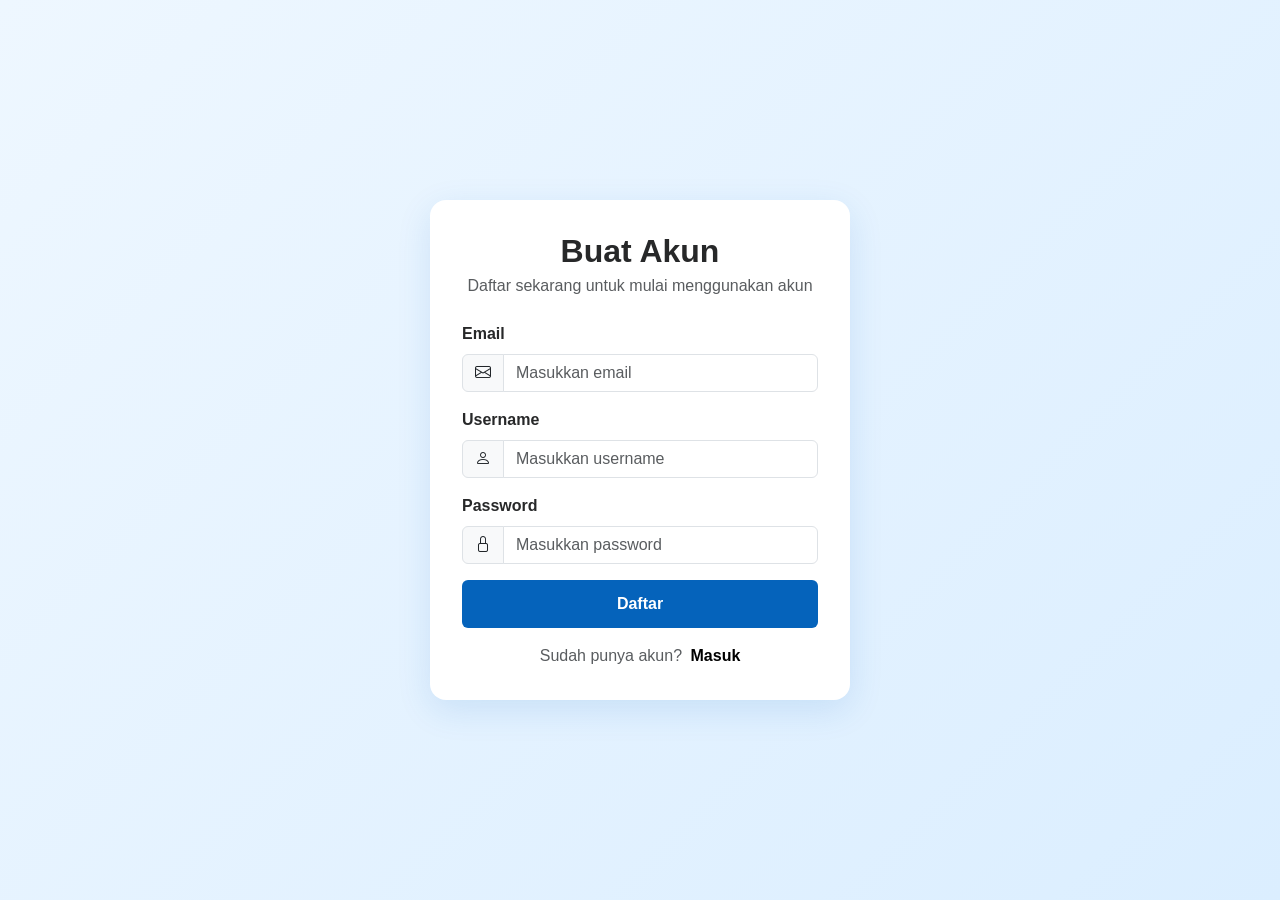
<file: crakun.html>
<!DOCTYPE html>
<html lang="id">
  <head>
    <meta charset="UTF-8" />
    <meta name="viewport" content="width=device-width, initial-scale=1.0" />
    <title>Buat Akun</title>
    <link
      href="vendor/bootstrap/css/bootstrap.min.css"
      rel="stylesheet"
    />
    <link
      href="vendor/bootstrap-icons/bootstrap-icons.css"
      rel="stylesheet"
    />
    <link href="css/style.css" rel="stylesheet" />
  </head>
  <body class="login-page">
    <div class="login-container">
      <div class="login-card">
        <div class="text-center mb-4">
          <h2 class="fw-bold mb-1">Buat Akun</h2>
          <p class="text-muted mb-0">Daftar sekarang untuk mulai menggunakan akun</p>
        </div>

        <form id="registerForm">
          <div class="mb-3">
            <label for="email" class="form-label">Email</label>
            <div class="input-group">
              <span class="input-group-text">
                <i class="bi bi-envelope"></i>
              </span>
              <input
                type="email"
                class="form-control"
                id="email"
                placeholder="Masukkan email"
              />
            </div>
          </div>

          <div class="mb-3">
            <label for="registerUsername" class="form-label">Username</label>
            <div class="input-group">
              <span class="input-group-text">
                <i class="bi bi-person"></i>
              </span>
              <input
                type="text"
                class="form-control"
                id="registerUsername"
                placeholder="Masukkan username"
              />
            </div>
          </div>

          <div class="mb-3">
            <label for="registerPassword" class="form-label">Password</label>
            <div class="input-group">
              <span class="input-group-text">
                <i class="bi bi-lock"></i>
              </span>
              <input
                type="password"
                class="form-control"
                id="registerPassword"
                placeholder="Masukkan password"
              />
            </div>
          </div>

          <button type="submit" class="btn btn-primary w-100 mb-3">Daftar</button>

          <div class="text-center">
            <span class="text-muted">Sudah punya akun?</span>
            <a href="login.html" class="ms-1 create-account">Masuk</a>
          </div>
        </form>
      </div>
    </div>

    <div class="modal fade" id="registerModal" tabindex="-1" aria-hidden="true">
      <div class="modal-dialog modal-dialog-centered">
        <div class="modal-content">
          <div class="modal-header">
            <h5 class="modal-title">Informasi</h5>
            <button type="button" class="btn-close" data-bs-dismiss="modal"></button>
          </div>
          <div class="modal-body" id="registerMessage"></div>
          <div class="modal-footer">
            <button type="button" class="btn btn-primary" data-bs-dismiss="modal">OK</button>
          </div>
        </div>
      </div>
    </div>

    <script src="vendor/bootstrap/js/bootstrap.bundle.min.js"></script>
    <script>
      const registerForm = document.getElementById('registerForm');
      const registerModal = new bootstrap.Modal(document.getElementById('registerModal'));
      const registerMessage = document.getElementById('registerMessage');

      registerForm.addEventListener('submit', function (e) {
        e.preventDefault();

        const email = document.getElementById('email').value.trim();
        const username = document.getElementById('registerUsername').value.trim();
        const password = document.getElementById('registerPassword').value;

        if (!email || !username || !password) {
          registerMessage.textContent = 'Semua data wajib diisi.';
          registerModal.show();
          return;
        }

        const users = JSON.parse(localStorage.getItem('fakeUsers') || '[]');
        const exists = users.some((item) => item.username === username || item.email === email);

        if (exists) {
          registerMessage.textContent = 'Username atau email sudah terdaftar.';
          registerModal.show();
          return;
        }

        users.push({ email, username, password });
        localStorage.setItem('fakeUsers', JSON.stringify(users));
        registerMessage.textContent = 'Selamat! Akun berhasil dibuat.';
        registerForm.reset();
        registerModal.show();
      });
    </script>
  </body>
</html>
</file>
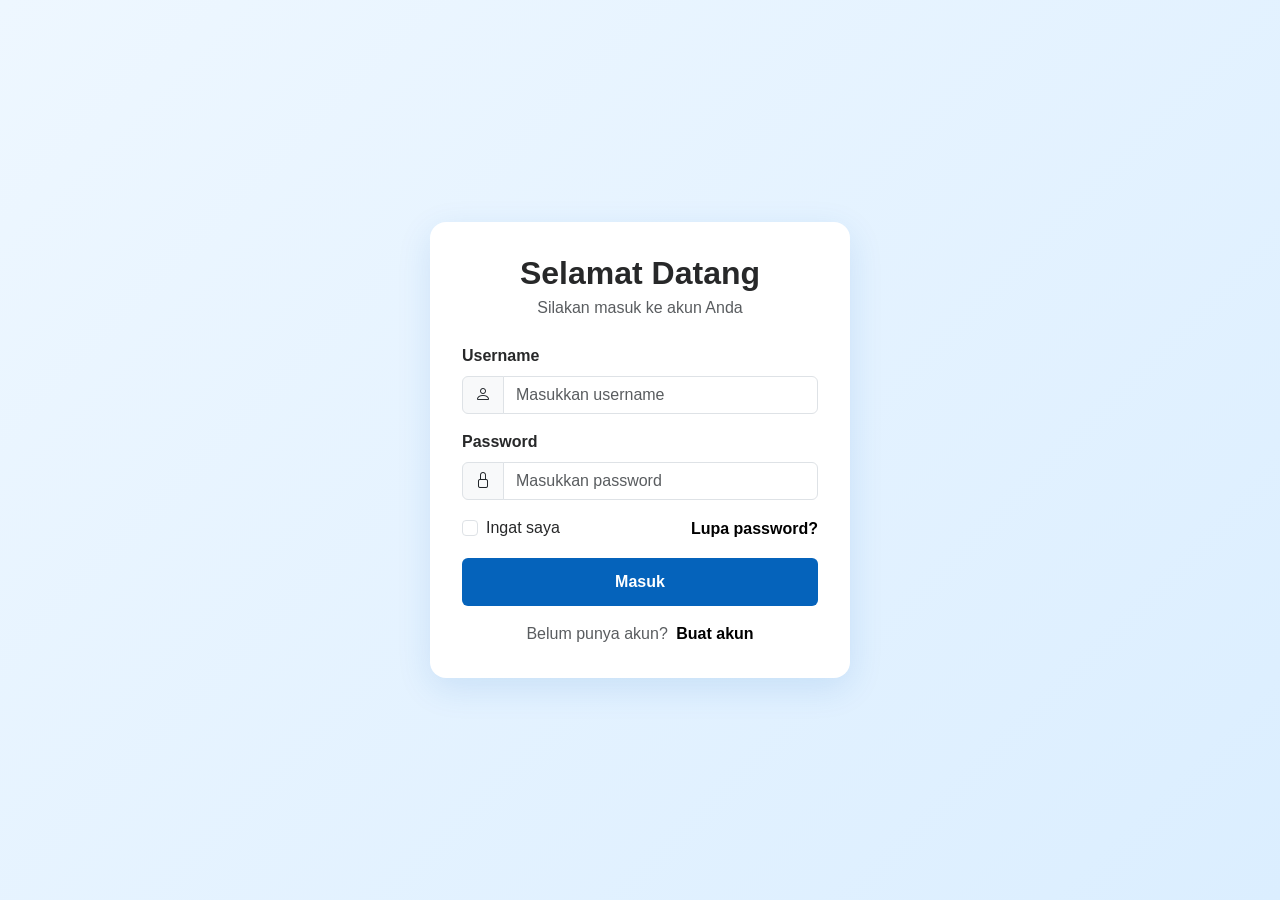
<file: login.html>
<!DOCTYPE html>
<html lang="id">
  <head>
    <meta charset="UTF-8" />
    <meta name="viewport" content="width=device-width, initial-scale=1.0" />
    <title>Login</title>
    <link href="vendor/bootstrap/css/bootstrap.min.css" rel="stylesheet" />
    <link href="vendor/bootstrap-icons/bootstrap-icons.css" rel="stylesheet" />
    <link href="css/style.css" rel="stylesheet" />
  </head>
  <body class="login-page">
    <div class="login-container">
      <div class="login-card">
        <div class="text-center mb-4">
          <h2 class="fw-bold mb-1">Selamat Datang</h2>
          <p class="text-muted mb-0">Silakan masuk ke akun Anda</p>
        </div>

        <form id="loginForm">
          <div class="mb-3">
            <label for="username" class="form-label">Username</label>
            <div class="input-group">
              <span class="input-group-text">
                <i class="bi bi-person"></i>
              </span>
              <input
                type="text"
                class="form-control"
                id="username"
                placeholder="Masukkan username"
              />
            </div>
          </div>

          <div class="mb-3">
            <label for="password" class="form-label">Password</label>
            <div class="input-group">
              <span class="input-group-text">
                <i class="bi bi-lock"></i>
              </span>
              <input
                type="password"
                class="form-control"
                id="password"
                placeholder="Masukkan password"
              />
            </div>
          </div>

          <div class="d-flex justify-content-between align-items-center mb-3">
            <div class="form-check">
              <input class="form-check-input" type="checkbox" id="rememberMe" />
              <label class="form-check-label" for="rememberMe">Ingat saya</label>
            </div>
            <a href="lpw.html" class="forgot-link">Lupa password?</a>
          </div>

          <button type="submit" class="btn btn-primary w-100 mb-3">Masuk</button>

          <div class="text-center">
            <span class="text-muted">Belum punya akun?</span>
            <a href="crakun.html" class="ms-1 create-account">Buat akun</a>
          </div>
        </form>
      </div>
    </div>

    <div class="modal fade" id="loginModal" tabindex="-1" aria-hidden="true">
      <div class="modal-dialog modal-dialog-centered">
        <div class="modal-content">
          <div class="modal-header">
            <h5 class="modal-title">Informasi</h5>
            <button type="button" class="btn-close" data-bs-dismiss="modal"></button>
          </div>
          <div class="modal-body" id="loginMessage"></div>
          <div class="modal-footer">
            <button type="button" class="btn btn-primary" data-bs-dismiss="modal">OK</button>
          </div>
        </div>
      </div>
    </div>

    <script src="vendor/bootstrap/js/bootstrap.bundle.min.js"></script>
    <script>
      const loginForm = document.getElementById('loginForm');
      const loginModal = new bootstrap.Modal(document.getElementById('loginModal'));
      const loginMessage = document.getElementById('loginMessage');

      loginForm.addEventListener('submit', function (e) {
        e.preventDefault();

        const username = document.getElementById('username').value.trim();
        const password = document.getElementById('password').value;

        if (!username || !password) {
          loginMessage.textContent = 'Username dan password wajib diisi.';
          loginModal.show();
          return;
        }

        const users = JSON.parse(localStorage.getItem('fakeUsers') || '[]');
        const user = users.find(
          (item) => item.username === username && item.password === password
        );

        if (user) {
          localStorage.setItem('loggedInUser', username);
          loginMessage.textContent = 'Login berhasil! Selamat datang kembali.';
          loginModal.show();

          const modalElement = document.getElementById('loginModal');
          modalElement.addEventListener(
            'hidden.bs.modal',
            function () {
              window.location.href = 'warkop.html';
            },
            { once: true }
          );
        } else {
          loginMessage.textContent = 'Username atau password salah.';
          loginModal.show();
        }
      });
    </script>
  </body>
</html>
</file>
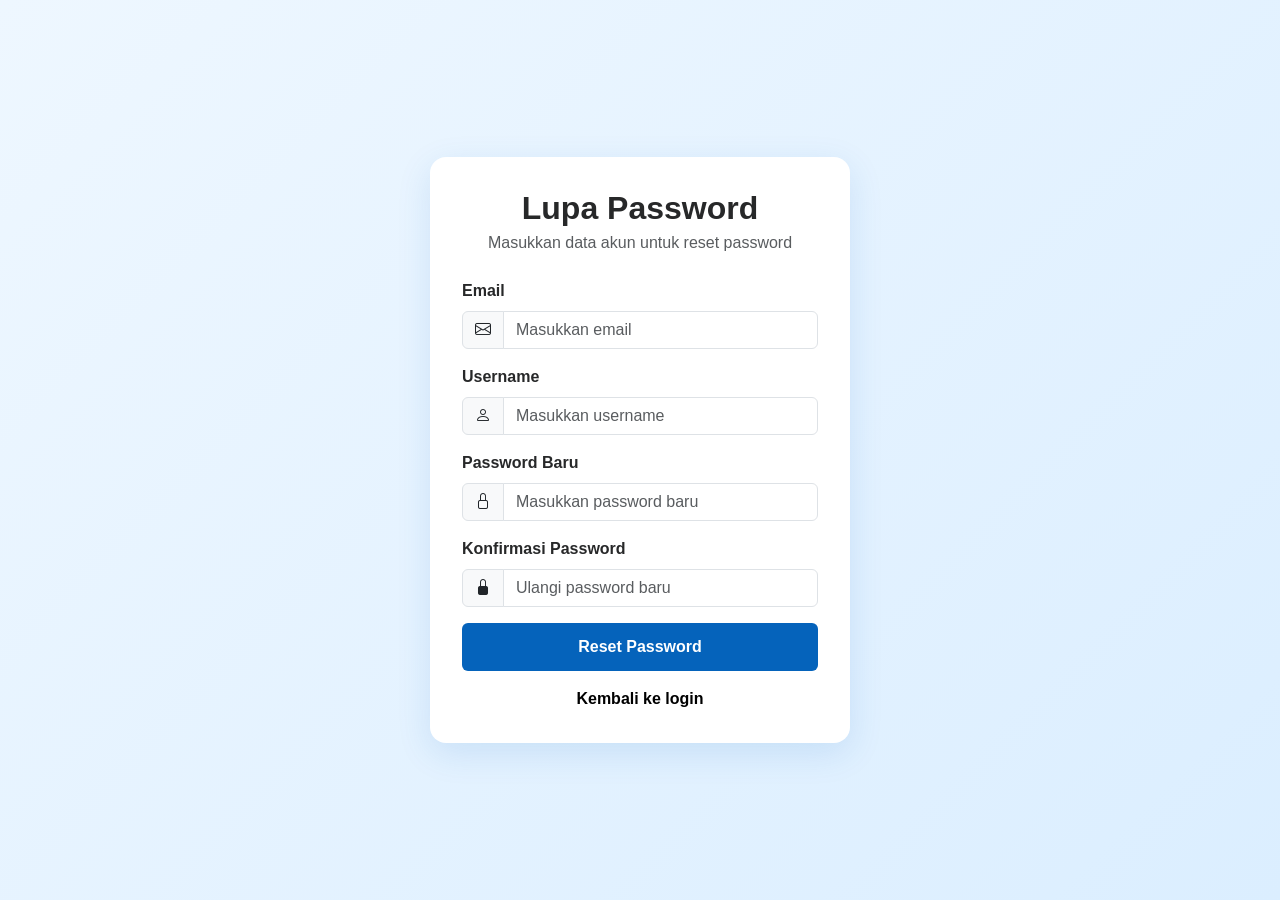
<file: lpw.html>
<!DOCTYPE html>
<html lang="id">
  <head>
    <meta charset="UTF-8" />
    <meta name="viewport" content="width=device-width, initial-scale=1.0" />
    <title>Lupa Password</title>
    <link
      href="vendor/bootstrap/css/bootstrap.min.css"
      rel="stylesheet"
    />
    <link
      href="vendor/bootstrap-icons/bootstrap-icons.css"
      rel="stylesheet"
    />
    <link href="css/style.css" rel="stylesheet" />
  </head>
  <body class="login-page">
    <div class="login-container">
      <div class="login-card">
        <div class="text-center mb-4">
          <h2 class="fw-bold mb-1">Lupa Password</h2>
          <p class="text-muted mb-0">Masukkan data akun untuk reset password</p>
        </div>

        <form id="forgotForm">
          <div class="mb-3">
            <label for="forgotEmail" class="form-label">Email</label>
            <div class="input-group">
              <span class="input-group-text">
                <i class="bi bi-envelope"></i>
              </span>
              <input
                type="email"
                class="form-control"
                id="forgotEmail"
                placeholder="Masukkan email"
              />
            </div>
          </div>

          <div class="mb-3">
            <label for="forgotUsername" class="form-label">Username</label>
            <div class="input-group">
              <span class="input-group-text">
                <i class="bi bi-person"></i>
              </span>
              <input
                type="text"
                class="form-control"
                id="forgotUsername"
                placeholder="Masukkan username"
              />
            </div>
          </div>

          <div class="mb-3">
            <label for="newPassword" class="form-label">Password Baru</label>
            <div class="input-group">
              <span class="input-group-text">
                <i class="bi bi-lock"></i>
              </span>
              <input
                type="password"
                class="form-control"
                id="newPassword"
                placeholder="Masukkan password baru"
              />
            </div>
          </div>

          <div class="mb-3">
            <label for="confirmPassword" class="form-label">Konfirmasi Password</label>
            <div class="input-group">
              <span class="input-group-text">
                <i class="bi bi-lock-fill"></i>
              </span>
              <input
                type="password"
                class="form-control"
                id="confirmPassword"
                placeholder="Ulangi password baru"
              />
            </div>
          </div>

          <button type="submit" class="btn btn-primary w-100 mb-3">Reset Password</button>

          <div class="text-center">
            <a href="login.html" class="create-account">Kembali ke login</a>
          </div>
        </form>
      </div>
    </div>

    <div class="modal fade" id="forgotModal" tabindex="-1" aria-hidden="true">
      <div class="modal-dialog modal-dialog-centered">
        <div class="modal-content">
          <div class="modal-header">
            <h5 class="modal-title">Informasi</h5>
            <button type="button" class="btn-close" data-bs-dismiss="modal"></button>
          </div>
          <div class="modal-body" id="forgotMessage"></div>
          <div class="modal-footer">
            <button type="button" class="btn btn-primary" data-bs-dismiss="modal">OK</button>
          </div>
        </div>
      </div>
    </div>

    <script src="vendor/bootstrap/js/bootstrap.bundle.min.js"></script>
    <script>
      const forgotForm = document.getElementById('forgotForm');
      const forgotModal = new bootstrap.Modal(document.getElementById('forgotModal'));
      const forgotMessage = document.getElementById('forgotMessage');

      forgotForm.addEventListener('submit', function (e) {
        e.preventDefault();

        const email = document.getElementById('forgotEmail').value.trim();
        const username = document.getElementById('forgotUsername').value.trim();
        const newPassword = document.getElementById('newPassword').value;
        const confirmPassword = document.getElementById('confirmPassword').value;

        if (!email || !username || !newPassword || !confirmPassword) {
          forgotMessage.textContent = 'Semua data wajib diisi.';
          forgotModal.show();
          return;
        }

        if (newPassword !== confirmPassword) {
          forgotMessage.textContent = 'Konfirmasi password tidak cocok.';
          forgotModal.show();
          return;
        }

        const users = JSON.parse(localStorage.getItem('fakeUsers') || '[]');
        const userIndex = users.findIndex(
          (item) => item.email === email && item.username === username
        );

        if (userIndex === -1) {
          forgotMessage.textContent = 'Email atau username tidak ditemukan.';
          forgotModal.show();
          return;
        }

        users[userIndex].password = newPassword;
        localStorage.setItem('fakeUsers', JSON.stringify(users));
        forgotForm.reset();
        forgotMessage.textContent = 'Password berhasil diubah.';
        forgotModal.show();
      });
    </script>
  </body>
</html>
</file>
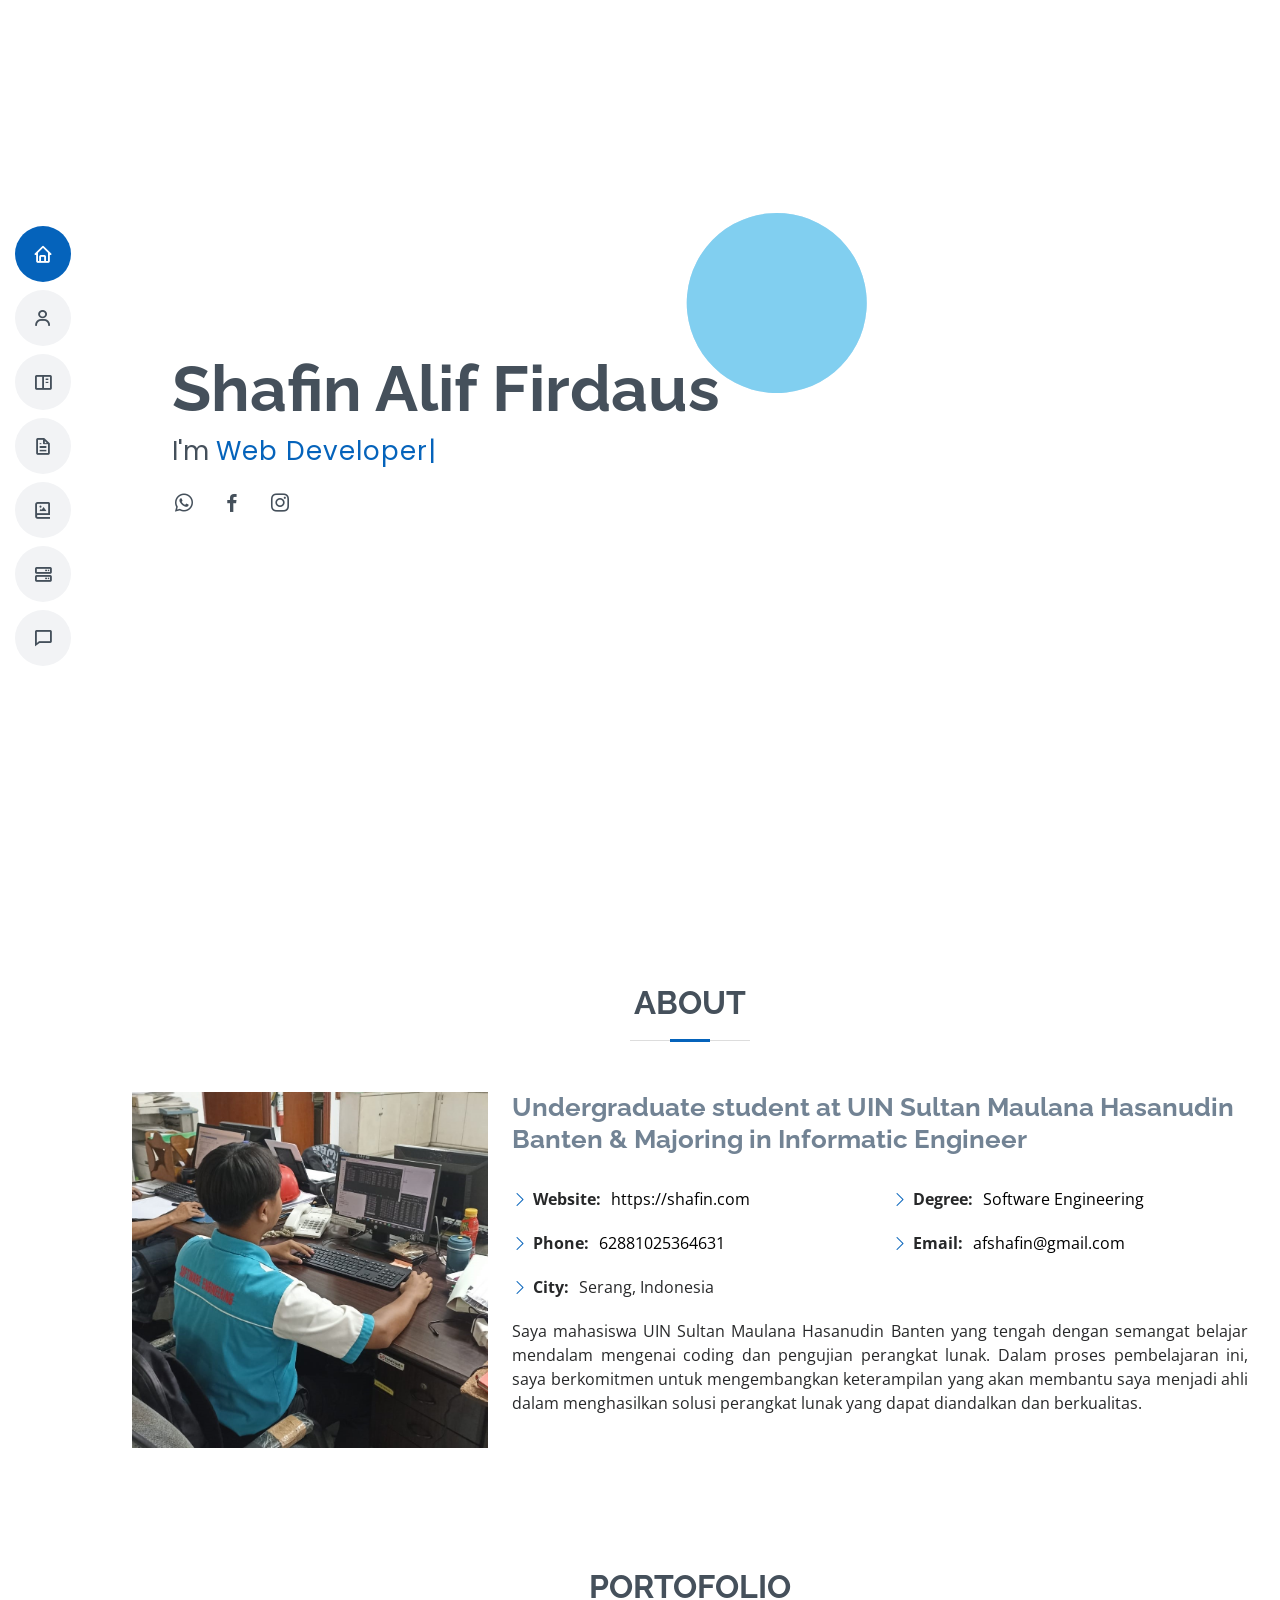
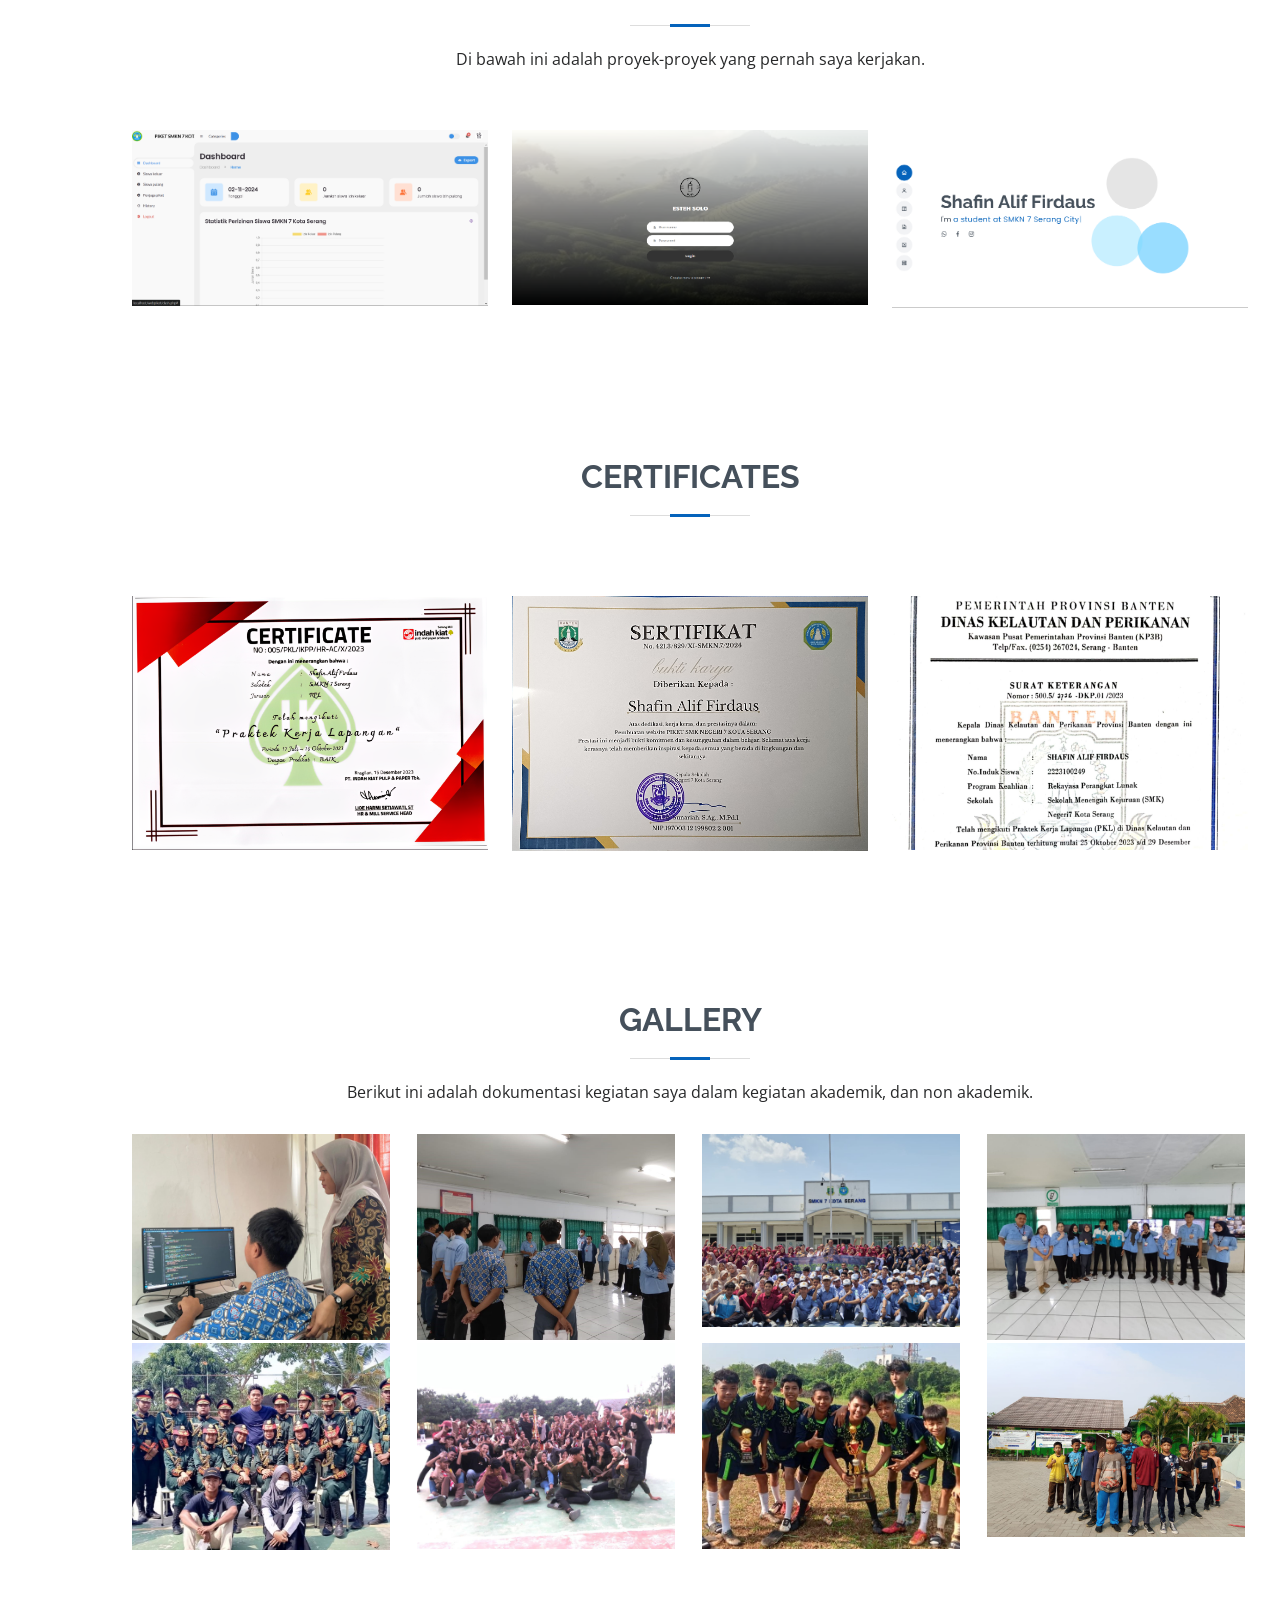
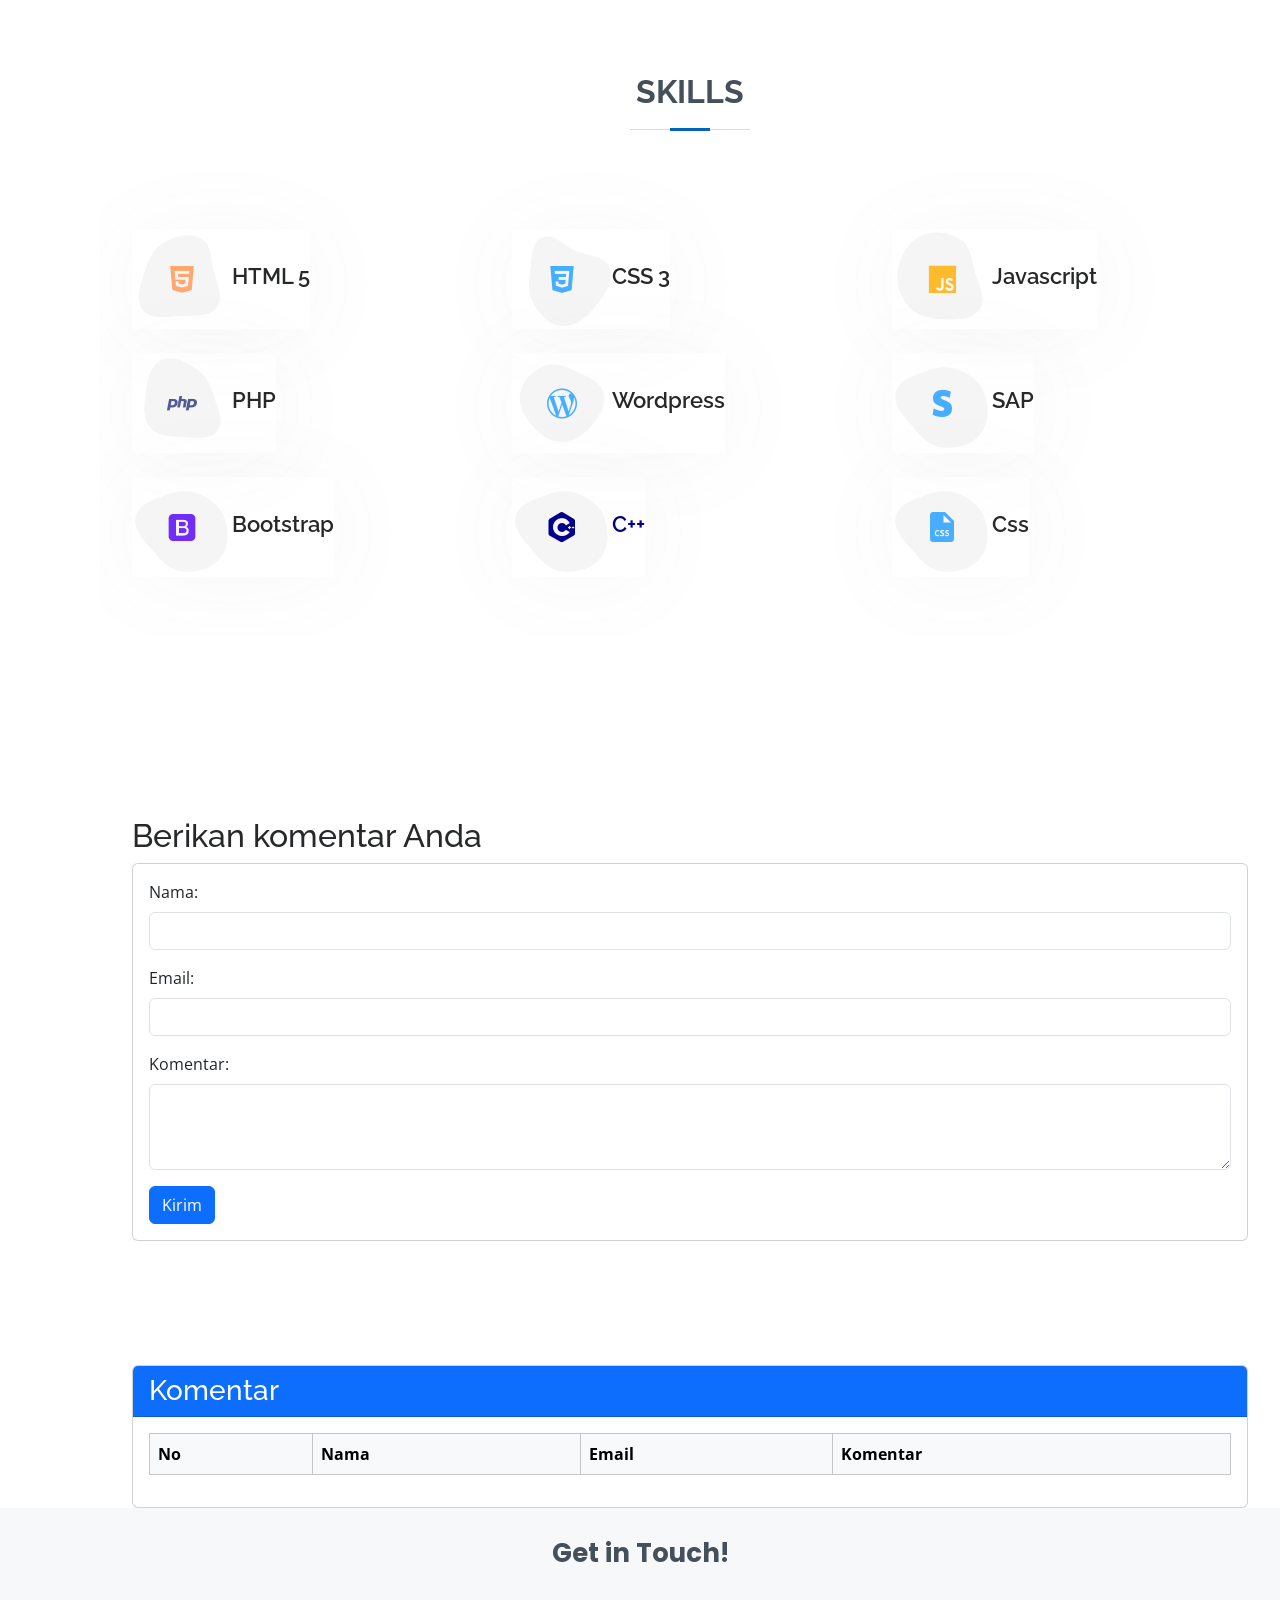
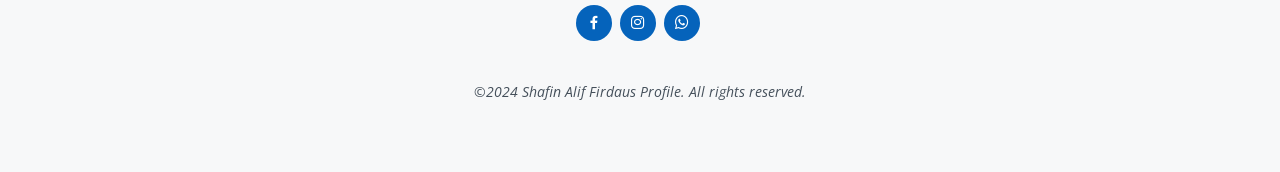
<file: porto.html>
<!DOCTYPE html>
<html lang="en">
  <head>
    <meta charset="utf-8" />
    <meta content="width=device-width, initial-scale=1.0" name="viewport" />

    <title>Portofolio - Shafin Alif Firdaus</title>
    <meta content="" name="description" />
    <meta content="" name="keywords" />

    <!-- Favicons -->
    <link href="img/logo.png" rel="icon" />
    <link href="img/saf.png" rel="apple-touch-icon" />

    <!-- Google Fonts -->
    <link
      href="https://fonts.googleapis.com/css?family=Open+Sans:300,300i,400,400i,600,600i,700,700i|Raleway:300,300i,400,400i,500,500i,600,600i,700,700i|Poppins:300,300i,400,400i,500,500i,600,600i,700,700i"
      rel="stylesheet"
    />

    <!-- Vendor CSS Files -->
    <link href="vendor/aos/aos.css" rel="stylesheet" />
    <link
      href="vendor/bootstrap/css/bootstrap.min.css"
      rel="stylesheet"
    />
    <link
      href="vendor/bootstrap-icons/bootstrap-icons.css"
      rel="stylesheet"
    />
    <link href="vendor/boxicons/css/boxicons.min.css" rel="stylesheet" />
    <link
      href="vendor/glightbox/css/glightbox.min.css"
      rel="stylesheet"
    />
    <link href="vendor/swiper/swiper-bundle.min.css" rel="stylesheet" />
    <link
      href="https://fonts.googleapis.com/css2?family=Lato&display=swap"
      rel="stylesheet"
    />
    <!-- Template Main CSS File -->
    <link href="css/style.css" rel="stylesheet" />
    <link
      rel="stylesheet"
      href="https://cdnjs.cloudflare.com/ajax/libs/font-awesome/5.15.3/css/all.min.css"
      integrity="sha512-..."
      crossorigin="anonymous"
    />
  </head>

  <body>
    <!-- ======= Mobile nav toggle button ======= -->
    <!-- <button type="button" class="mobile-nav-toggle d-xl-none"><i class="bi bi-list mobile-nav-toggle"></i></button> -->
    <i class="bi bi-list mobile-nav-toggle d-lg-none"></i>
    <!-- ======= Header ======= -->
    <header id="header" class="d-flex flex-column justify-content-center">
      <nav id="navbar" class="navbar nav-menu">
        <ul>
          <li>
            <a href="#hero" class="nav-link scrollto active"
              ><i class="bx bx-home"></i> <span>Home</span></a
            >
          </li>
          <li>
            <a href="#about" class="nav-link scrollto"
              ><i class="bx bx-user"></i> <span>About</span></a
            >
          </li>
          <li>
            <a href="#portfolio" class="nav-link scrollto"
              ><i class="bx bx-book-content"></i> <span>Portfolio</span></a
            >
          </li>
          <li>
            <a href="#certificates" class="nav-link scrollto"
              ><i class="bx bx-file"></i> <span>Certificates</span></a
            >
          </li>
          <li>
            <a href="#gallery" class="nav-link scrollto"
              ><i class="bx bx-photo-album"></i> <span>Gallery</span></a
            >
          </li>
          <li>
            <a href="#services" class="nav-link scrollto"
              ><i class="bx bx-server"></i> <span>Skills</span></a
            >
          </li>
          <li>
            <a href="#komen" class="nav-link scrollto"
              ><i class='bx bx-comment'></i> <span>Commentar</span></a
            >
          </li>
        </ul>
      </nav>
      <!-- .nav-menu -->
    </header>
    <!-- End Header -->

    <!-- Animasi Ombak -->
    <div class="box">
      <div class="wave -one"></div>
      <div class="wave -two"></div>
      <div class="wave -three"></div>
    </div>
    <!-- End Animasi Ombak -->
    <!-- ======= Hero Section ======= -->
    <section id="hero" class="d-flex flex-column justify-content-center">
      <div class="container" data-aos="fade-up" data-aos-delay="100">
        <h1 data-aos="fade-up" data-aos-delay="100">Shafin Alif Firdaus</h1>
        <p data-aos="fade-up" data-aos-delay="100">
          I'm
          <span
            data-aos="fade-up"
            data-aos-delay="100"
            class="typed"
            data-typed-items="Web Developer, a Undergraduate student at UIN Sultan Maulana Hasanudin Banten"
          ></span>
        </p>
        <div data-aos="fade-up" data-aos-delay="80" class="social-links">
          <a
            href="https://api.whatsapp.com/send?phone=62881025364631&text="
            target="_blank"
            class="whatsapp"
          >
            <i class="bx bxl-whatsapp"></i>
          </a>
          <a
            href="https://www.facebook.com/shafin.shafin.311056"
            target="_blank"
            class="facebook"
          >
            <i class="bx bxl-facebook"></i>
          </a>
          <a
            href="https://www.instagram.com/shfin_a.f/?utm_source=ig_web_button_share_sheet"
            target="_blank"
            class="instagram"
          >
            <i class="bx bxl-instagram"></i>
          </a>
        </div>
      </div>
    </section>
    <!-- End Hero -->
    <main id="main">
      <!-- ======= About Section ======= -->
      <section id="about" class="about">
        <div class="container" data-aos="fade-up">
          <br />
          <div class="section-title">
            <h2>About</h2>
            <!-- <p>Saya siswa SMKN 7 Kota Serang jurusan Rekayasa Perangkat Lunak yang tengah dengan semangat belajar mendalam mengenai coding dan pengujian perangkat lunak. Dalam proses pembelajaran ini, saya berkomitmen untuk mengembangkan keterampilan yang akan membantu saya menjadi ahli dalam menghasilkan solusi perangkat lunak yang dapat diandalkan dan berkualitas.</p> -->
          </div>
          <div class="row">
            <div class="col-lg-4">
              <img
                src="img/shafin2.jpg"
                class="img-fluid"
                style="width: 100%"
                alt=""
              />
            </div>
            <div class="col-lg-8 pt-4 pt-lg-0 content">
              <h3>Undergraduate student at UIN Sultan Maulana Hasanudin Banten &amp; Majoring in Informatic Engineer</h3>
              <br />
              <div class="row">
                <div class="col-lg-6">
                  <ul>
                    <li>
                      <i class="bi bi-chevron-right"></i>
                      <strong>Website:</strong>
                      <span
                        ><a href="https://light-adder-large.ngrok-free.app/portofolio/"
                          >https://shafin.com</a
                        ></span
                      >
                    </li>
                    <li>
                      <i class="bi bi-chevron-right"></i>
                      <strong>Phone:</strong>
                      <span
                        ><a
                          href="https://api.whatsapp.com/send?phone=62881025364631&text="
                          >62881025364631</a
                        ></span
                      >
                    </li>
                    <li>
                      <i class="bi bi-chevron-right"></i>
                      <strong>City:</strong> <span>Serang, Indonesia</span>
                    </li>
                  </ul>
                </div>
                <div class="col-lg-6">
                  <ul>
                    <li>
                      <i class="bi bi-chevron-right"></i>
                      <strong>Degree:</strong
                      ><span
                        ><a href="https://smkn7kotaserang.sch.id/" target="_blank"
                          >Software Engineering</a
                        ></span
                      >
                    </li>
                    <li>
                      <i class="bi bi-chevron-right"></i>
                      <strong>Email:</strong>
                      <span
                        ><a href="mailto:afshafin@gmail.com?subject=Subjek Email&body=Isi pesan otomatis di sini"
                          >afshafin@gmail.com</a
                        ></span
                      >
                    </li>
                  </ul>
                </div>
              </div>
              <p style="text-align: justify">
                Saya mahasiswa UIN Sultan Maulana Hasanudin Banten yang tengah dengan semangat belajar mendalam mengenai coding dan pengujian perangkat lunak. Dalam proses pembelajaran ini, saya berkomitmen untuk mengembangkan keterampilan yang akan membantu saya menjadi ahli dalam menghasilkan solusi perangkat lunak yang dapat diandalkan dan berkualitas.
              </p>
            </div>
          </div>
        </div>
      </section>
      <!-- End About Section -->

      
      <!-- ======= Portfolio Section ======= -->
      <section id="portfolio" class="portfolio">
        <div class="container" data-aos="fade-up">
          <div class="section-title">
            <h2>Portofolio</h2>
            <p>Di bawah ini adalah proyek-proyek yang pernah saya kerjakan.</p>
          </div>
          <div class="row">
            <div class="col-lg-12 d-flex justify-content-center">
              <ul id="portfolio-flters"></ul>
            </div>
          </div>
          <div
            class="row portfolio-container"
            data-aos="zoom-in"
            data-aos-delay="100"
          >
            <div class="col-lg-4 col-md-6 portfolio-item filter-app">
              <div
                class="portfolio-wrap"
                data-aos="zoom-in"
                data-aos-delay="100"
              >
                <img
                  src="img/portfolio/webpiket.png"
                  class="img-fluid"
                  alt=""
                />
                <div class="portfolio-info">
                  <h4>webpiket</h4>
                  <p>Website piket smkn 7 kota serang</p>
                  <div class="portfolio-links">
                    <a
                      href="img/portfolio/webpiket.png"
                      data-gallery="portfolioGallery"
                      class="portfolio-lightbox"
                      title="Website"
                      ><i class="bx bx-search"></i
                    ></a>
                    <a
                      href="https://light-adder-large.ngrok-free.app/webpiket"
                      target="_blank"
                      title="Kunjungi"
                      ><i class="bx bx-link"></i
                    ></a>
                  </div>
                </div>
              </div>
            </div>
            <div class="col-lg-4 col-md-6 portfolio-item filter-web">
              <div
                class="portfolio-wrap"
                data-aos="zoom-in"
                data-aos-delay="100"
              >
                <img
                  src="img/portfolio/pkk.png"
                  class="img-fluid"
                  alt=""
                />
                <div class="portfolio-info">
                  <h4>esteh</h4>
                  <p>Website esteh untuk tugas sekolah mapel pkk</p>
                  <div class="portfolio-links">
                    <a
                      href="img/portfolio/pkk.png"
                      data-gallery="portfolioGallery"
                      class="portfolio-lightbox"
                      title="Website"
                      ><i class="bx bx-search"></i
                    ></a>
                    <a
                      href="https://light-adder-large.ngrok-free.app/pkk/"
                      target="_blank"
                      title="Kunjungi"
                      ><i class="bx bx-link"></i
                    ></a>
                  </div>
                </div>
              </div>
            </div>
            <div class="col-lg-4 col-md-6 portfolio-item filter-app">
              <div
                class="portfolio-wrap"
                data-aos="zoom-in"
                data-aos-delay="100"
              >
                <img
                  src="img/portfolio/shafin.png"
                  class="img-fluid"
                  alt=""
                />
                <div class="portfolio-info">
                  <h4>Portofolio</h4>
                  <p>
                    Website portofolio tentang shafin alif firdaus
                  </p>
                  <div class="portfolio-links">
                    <a
                      href="img/portfolio/shafin.png"
                      data-gallery="portfolioGallery"
                      class="portfolio-lightbox"
                      title="Website"
                      ><i class="bx bx-search"></i
                    ></a>
                    <a
                      href="https://light-adder-large.ngrok-free.app/portofolio/"
                      title="Kunjungi"
                      target="_blank"
                      ><i class="bx bx-link"></i
                    ></a>
                  </div>
                </div>
              </div>
            </div>
          </div>
        </div>
      </section>

      <!-- ======= Certificate Section ======= -->
      <section id="certificates" class="portfolio">
        <div class="container" data-aos="fade-up">
          <div class="section-title">
            <h2>Certificates</h2>
            <p></p>
          </div>
          <div class="row">
            <div class="col-lg-12 d-flex justify-content-center">
              <ul id="portfolio-flters"></ul>
            </div>
          </div>
          <div
            class="row portfolio-container"
            data-aos="zoom-in"
            data-aos-delay="100"
          >
            <div class="col-lg-4 col-md-6 portfolio-item filter-app">
              <div
                class="portfolio-wrap"
                data-aos="zoom-in"
                data-aos-delay="100"
              >
                <img
                  src="img/certificates/indahkiat.png"
                  class="img-fluid"
                  alt=""
                />
                <div class="portfolio-info">
                  <div class="portfolio-links">
                    <a
                      href="img/certificates/indahkiat.png"
                      data-gallery="portfolioGallery"
                      class="portfolio-lightbox"
                      ><i class="bx bx-search"></i
                    ></a>
                  </div>
                </div>
              </div>
            </div>
            <div class="col-lg-4 col-md-6 portfolio-item filter-web">
              <div
                class="portfolio-wrap"
                data-aos="zoom-in"
                data-aos-delay="100"
              >
                <img
                  src="img/certificates/sekolah.jpg"
                  class="img-fluid"
                  alt=""
                />
                <div class="portfolio-info">
                  <div class="portfolio-links">
                    <a
                      href="img/certificates/sekolah.jpg"
                      data-gallery="portfolioGallery"
                      class="portfolio-lightbox"
                      ><i class="bx bx-search"></i
                    ></a>
                  </div>
                </div>
              </div>
            </div>
            <div class="col-lg-4 col-md-6 portfolio-item filter-app">
              <div
                class="portfolio-wrap"
                data-aos="zoom-in"
                data-aos-delay="100"
              >
                <img
                  src="img/certificates/dinas(2).jpg"
                  class="img-fluid"
                  alt=""
                />
                <div class="portfolio-info">
                  <div class="portfolio-links">
                    <a
                      href="img/certificates/dinas.jpg"
                      data-gallery="portfolioGallery"
                      class="portfolio-lightbox"
                      ><i class="bx bx-search"></i
                    ></a>
                  </div>
                </div>
              </div>
            </div>
          </div>
        </div>
      </section>
      <!-- End Portfolio Section -->

      <!-- ======= Gallery Section ======= -->
      <section id="gallery" class="gallery">
        <div class="container" data-aos="fade-up">
          <div class="section-title">
            <h2>Gallery</h2>
            <p>
              Berikut ini adalah dokumentasi kegiatan saya dalam kegiatan
              akademik, dan non akademik.
            </p>
          </div>
          <div class="row no-gutters" data-aos="zoom-in" data-aos-delay="100">
            <div class="col-lg-3 col-md-4">
              <div
                class="gallery-item"
                data-aos="zoom-in"
                data-aos-delay="100"
                data-aos="zoom-in"
                data-aos-delay="100"
              >
                <a
                  href="img/gallery/akademik1.jpg"
                  class="galleery-lightbox"
                  data-gallery="gallery-item"
                >
                  <img
                    src="img/gallery/akademik1.jpg"
                    alt=""
                    class="img-fluid"
                  />
                </a>
              </div>
            </div>
            <div class="col-lg-3 col-md-4">
              <div class="gallery-item" data-aos="zoom-in" data-aos-delay="100">
                <a
                  href="img/gallery/akademik2.jpg"
                  class="galleery-lightbox"
                  data-gallery="gallery-item"
                >
                  <img
                    src="img/gallery/akademik2.jpg"
                    alt=""
                    class="img-fluid"
                  />
                </a>
              </div>
            </div>
            <div class="col-lg-3 col-md-4">
              <div class="gallery-item" data-aos="zoom-in" data-aos-delay="100">
                <a
                  href="img/gallery/akademik4.jpg"
                  class="galleery-lightbox"
                  data-gallery="gallery-item"
                >
                  <img
                    src="img/gallery/akademik4.jpg"
                    alt=""
                    class="img-fluid"
                  />
                </a>
              </div>
            </div>
            <div class="col-lg-3 col-md-4">
              <div class="gallery-item" data-aos="zoom-in" data-aos-delay="100">
                <a
                  href="img/gallery/akademik3.jpg"
                  class="galleery-lightbox"
                  data-gallery="gallery-item"
                >
                  <img
                    src="img/gallery/akademik3.jpg"
                    alt=""
                    class="img-fluid"
                  />
                </a>
              </div>
            </div>
            <div class="col-lg-3 col-md-4">
              <div class="gallery-item" data-aos="zoom-in" data-aos-delay="100">
                <a
                  href="img/gallery/nonakademik1.jpg"
                  class="galleery-lightbox"
                  data-gallery="gallery-item"
                >
                  <img
                    src="img/gallery/nonakademik1.jpg"
                    alt=""
                    class="img-fluid"
                  />
                </a>
              </div>
            </div>
            <div class="col-lg-3 col-md-4">
              <div class="gallery-item" data-aos="zoom-in" data-aos-delay="100">
                <a
                  href="img/gallery/nonakademik2.jpg"
                  class="galleery-lightbox"
                  data-gallery="gallery-item"
                >
                  <img
                    src="img/gallery/nonakademik2.jpg"
                    alt=""
                    class="img-fluid"
                  />
                </a>
              </div>
            </div>
            <div class="col-lg-3 col-md-4">
              <div class="gallery-item" data-aos="zoom-in" data-aos-delay="100">
                <a
                  href="img/gallery/nonakademik3.jpg"
                  class="galleery-lightbox"
                  data-gallery="gallery-item"
                >
                  <img
                    src="img/gallery/nonakademik3.jpg"
                    alt=""
                    class="img-fluid"
                  />
                </a>
              </div>
            </div>
            <div class="col-lg-3 col-md-4">
              <div class="gallery-item" data-aos="zoom-in" data-aos-delay="100">
                <a
                  href="img/gallery/nonakademik4.jpg"
                  class="galleery-lightbox"
                  data-gallery="gallery-item"
                >
                  <img
                    src="img/gallery/nonakademik4.jpg"
                    alt=""
                    class="img-fluid"
                  />
                </a>
              </div>
            </div>
          </div>
        </div>
      </section>
      <!-- End Gallery Section -->

      <!-- ======= Services Section ======= -->
      <section id="services" class="services">
        <div class="container" data-aos="fade-up">
          <div class="section-title">
            <h2>Skills</h2>
            <br /><br />
          </div>
          <div class="row">
            <div
              class="col-lg-4 col-md-6 d-flex align-items-stretch"
              data-aos="zoom-in"
              data-aos-delay="100"
            >
              <div class="icon-box iconbox-orange">
                <div class="icon">
                  <svg
                    width="100"
                    height="100"
                    viewBox="0 0 600 600"
                    xmlns="http://www.w3.org/2000/svg"
                  >
                    <path
                      stroke="none"
                      stroke-width="0"
                      fill="#f5f5f5"
                      d="M300,521.0016835830174C376.1290562159157,517.8887921683347,466.0731472004068,529.7835943286574,510.70327084640275,468.03025145048787C554.3714126377745,407.6079735673963,508.03601936045806,328.9844924480964,491.2728898941984,256.3432110539036C474.5976632858925,184.082847569629,479.9380746630129,96.60480741107993,416.23090153303,58.64404602377083C348.86323505073057,18.502131276798302,261.93793281208167,40.57373210992963,193.5410806939664,78.93577620505333C130.42746243093433,114.334589627462,98.30271207620316,179.96522072025542,76.75703585869454,249.04625023123273C51.97151888228291,328.5150500222984,13.704378332031375,421.85034740162234,66.52175969318436,486.19268352777647C119.04800174914682,550.1803526380478,217.28368757567262,524.383925680826,300,521.0016835830174"
                    ></path>
                  </svg>
                  <i class="bx bxl-html5"></i>
                </div>
                <h4>HTML 5</h4>
              </div>
            </div>
            <div
              class="col-lg-4 col-md-6 d-flex align-items-stretch mt-4 mt-md-0"
              data-aos="zoom-in"
              data-aos-delay="200"
            >
              <div class="icon-box iconbox-blue">
                <div class="icon">
                  <svg
                    width="100"
                    height="100"
                    viewBox="0 0 600 600"
                    xmlns="http://www.w3.org/2000/svg"
                  >
                    <path
                      stroke="none"
                      stroke-width="0"
                      fill="#f5f5f5"
                      d="M300,582.0697525312426C382.5290701553225,586.8405444964366,449.9789794690241,525.3245884688669,502.5850820975895,461.55621195738473C556.606425686781,396.0723002908107,615.8543463187945,314.28637112970534,586.6730223649479,234.56875336149918C558.9533121215079,158.8439757836574,454.9685369536778,164.00468322053177,381.49747125262974,130.76875717737553C312.15926192815925,99.40240125094834,248.97055460311594,18.661163978235184,179.8680185752513,50.54337015887873C110.5421016452524,82.52863877960104,119.82277516462835,180.83849132639028,109.12597500060166,256.43424936330496C100.08760227029461,320.3096726198365,92.17705696193138,384.0621239912766,124.79988738764834,439.7174275375508C164.83382741302287,508.01625554203684,220.96474134820875,577.5009287672846,300,582.0697525312426"
                    ></path>
                  </svg>
                  <i class="bx bxl-css3"></i>
                </div>
                <h4>CSS 3</h4>
              </div>
            </div>
            <div
              class="col-lg-4 col-md-6 d-flex align-items-stretch mt-4 mt-lg-0"
              data-aos="zoom-in"
              data-aos-delay="300"
            >
              <div class="icon-box iconbox-yellow">
                <div class="icon">
                  <svg
                    width="100"
                    height="100"
                    viewBox="0 0 600 600"
                    xmlns="http://www.w3.org/2000/svg"
                  >
                    <path
                      stroke="none"
                      stroke-width="0"
                      fill="#f5f5f5"
                      d="M300,541.5067337569781C382.14930387511276,545.0595476570109,479.8736841581634,548.3450877840088,526.4010558755058,480.5488172755941C571.5218469581645,414.80211281144784,517.5187510058486,332.0715597781072,496.52539010469104,255.14436215662573C477.37192572678356,184.95920475031193,473.57363656557914,105.61284051026155,413.0603344069578,65.22779650032875C343.27470386102294,18.654635553484475,251.2091493199835,5.337323636656869,175.0934190732945,40.62881213300186C97.87086631185822,76.43348514350839,51.98124368387456,156.15599469081315,36.44837278890362,239.84606092416172C21.716077023791087,319.22268207091537,43.775223500013084,401.1760424656574,96.891909868211,461.97329694683043C147.22146801428983,519.5804099606455,223.5754009179313,538.201503339737,300,541.5067337569781"
                    ></path>
                  </svg>
                  <i class="bx bxl-javascript"></i>
                </div>
                <h4>Javascript</h4>
              </div>
            </div>
            <div
              class="col-lg-4 col-md-6 d-flex align-items-stretch mt-4"
              data-aos="zoom-in"
              data-aos-delay="100"
            >
              <div class="icon-box iconbox-php">
                <div class="icon">
                  <svg
                    width="100"
                    height="100"
                    viewBox="0 0 600 600"
                    xmlns="http://www.w3.org/2000/svg"
                  >
                    <path
                      stroke="none"
                      stroke-width="0"
                      fill="#f5f5f5"
                      d="M300,503.46388370962813C374.79870501325706,506.71871716319447,464.8034551963731,527.1746412648533,510.4981551193396,467.86667711651364C555.9287308511215,408.9015244558933,512.6030010748507,327.5744911775523,490.211057578863,256.5855673507754C471.097692560561,195.9906835881958,447.69079081568157,138.11976852964426,395.19560036434837,102.3242989838813C329.3053358748298,57.3949838291264,248.02791733380457,8.279543830951368,175.87071277845988,42.242879143198664C103.41431057327972,76.34704239035025,93.79494320519305,170.9812938413882,81.28167332365135,250.07896920659033C70.17666984294237,320.27484674793965,64.84698225790005,396.69656628748305,111.28512138212992,450.4950937839243C156.20124167950087,502.5303643271138,231.32542653798444,500.4755392045468,300,503.46388370962813"
                    ></path>
                  </svg>
                  <i class="bx bxl-php"></i>
                </div>
                <h4>PHP</h4>
              </div>
            </div>
            <div
              class="col-lg-4 col-md-6 d-flex align-items-stretch mt-4"
              data-aos="zoom-in"
              data-aos-delay="200"
            >
              <div class="icon-box iconbox-blue">
                <div class="icon">
                  <svg
                    width="100"
                    height="100"
                    viewBox="0 0 600 600"
                    xmlns="http://www.w3.org/2000/svg"
                  >
                    <path
                      stroke="none"
                      stroke-width="0"
                      fill="#f5f5f5"
                      d="M300,532.3542879108572C369.38199826031484,532.3153073249985,429.10787420159085,491.63046689027357,474.5244479745417,439.17860296908856C522.8885846962883,383.3225815378663,569.1668002868075,314.3205725914397,550.7432151929288,242.7694973846089C532.6665558377875,172.5657663291529,456.2379748765914,142.6223662098291,390.3689995646985,112.34683881706744C326.66090330228417,83.06452184765237,258.84405631176094,53.51806209861945,193.32584062364296,78.48882559362697C121.61183558270385,105.82097193414197,62.805066853699245,167.19869350419734,48.57481801355237,242.6138429142374C34.843463184063346,315.3850353017275,76.69343916112496,383.4422959591041,125.22947124332185,439.3748458443577C170.7312796277747,491.8107796887764,230.57421082200815,532.3932930995766,300,532.3542879108572"
                    ></path>
                  </svg>
                  <i class="bx bxl-wordpress"></i>
                </div>
                <h4>Wordpress</h4>
              </div>
            </div>
            <div
              class="col-lg-4 col-md-6 d-flex align-items-stretch mt-4"
              data-aos="zoom-in"
              data-aos-delay="300"
            >
              <div class="icon-box iconbox-blue">
                <div class="icon">
                  <svg
                    width="100"
                    height="100"
                    viewBox="0 0 600 600"
                    xmlns="http://www.w3.org/2000/svg"
                  >
                    <path
                      stroke="none"
                      stroke-width="0"
                      fill="#f5f5f5"
                      d="M300,566.797414625762C385.7384707136149,576.1784315230908,478.7894351017131,552.8928747891023,531.9192734346935,484.94944893311C584.6109503024035,417.5663521118492,582.489472248146,322.67544863468447,553.9536738515405,242.03673114598146C529.1557734026468,171.96086150256528,465.24506316201064,127.66468636344209,395.9583748389544,100.7403814666027C334.2173773831606,76.7482773500951,269.4350130405921,84.62216499799875,207.1952322260088,107.2889140133804C132.92018162631612,134.33871894543012,41.79353780512637,160.00259165414826,22.644507872594943,236.69541883565114C3.319112789854554,314.0945973066697,72.72355303640163,379.243833228382,124.04198916343866,440.3218312028393C172.9286146004772,498.5055451809895,224.45579914871206,558.5317968840102,300,566.797414625762"
                    ></path>
                  </svg>
                  <i class='bx bxl-stripe'></i>
                </div>
                <h4>SAP</h4>
              </div>
            </div>
            <div
              class="col-lg-4 col-md-6 d-flex align-items-stretch mt-4"
              data-aos="zoom-in"
              data-aos-delay="300"
            >
              <div class="icon-box iconbox-purple">
                <div class="icon">
                  <svg
                    width="100"
                    height="100"
                    viewBox="0 0 600 600"
                    xmlns="http://www.w3.org/2000/svg"
                  >
                    <path
                      stroke="none"
                      stroke-width="0"
                      fill="#f5f5f5"
                      d="M300,566.797414625762C385.7384707136149,576.1784315230908,478.7894351017131,552.8928747891023,531.9192734346935,484.94944893311C584.6109503024035,417.5663521118492,582.489472248146,322.67544863468447,553.9536738515405,242.03673114598146C529.1557734026468,171.96086150256528,465.24506316201064,127.66468636344209,395.9583748389544,100.7403814666027C334.2173773831606,76.7482773500951,269.4350130405921,84.62216499799875,207.1952322260088,107.2889140133804C132.92018162631612,134.33871894543012,41.79353780512637,160.00259165414826,22.644507872594943,236.69541883565114C3.319112789854554,314.0945973066697,72.72355303640163,379.243833228382,124.04198916343866,440.3218312028393C172.9286146004772,498.5055451809895,224.45579914871206,558.5317968840102,300,566.797414625762"
                    ></path>
                  </svg>
                  <i class="bx bxl-bootstrap"></i>
                </div>
                <h4>Bootstrap</h4>
              </div>
            </div>
            <div
              class="col-lg-4 col-md-6 d-flex align-items-stretch mt-4"
              data-aos="zoom-in"
              data-aos-delay="300"
            >
              <div class="icon-box iconbox-darkblue" style="color: darkblue;">
                <div class="icon">
                  <svg
                    width="100"
                    height="100"
                    viewBox="0 0 600 600"
                    xmlns="http://www.w3.org/2000/svg"
                  >
                    <path
                      stroke="none"
                      stroke-width="0"
                      fill="#f5f5f5"
                      d="M300,566.797414625762C385.7384707136149,576.1784315230908,478.7894351017131,552.8928747891023,531.9192734346935,484.94944893311C584.6109503024035,417.5663521118492,582.489472248146,322.67544863468447,553.9536738515405,242.03673114598146C529.1557734026468,171.96086150256528,465.24506316201064,127.66468636344209,395.9583748389544,100.7403814666027C334.2173773831606,76.7482773500951,269.4350130405921,84.62216499799875,207.1952322260088,107.2889140133804C132.92018162631612,134.33871894543012,41.79353780512637,160.00259165414826,22.644507872594943,236.69541883565114C3.319112789854554,314.0945973066697,72.72355303640163,379.243833228382,124.04198916343866,440.3218312028393C172.9286146004772,498.5055451809895,224.45579914871206,558.5317968840102,300,566.797414625762"
                    ></path>
                  </svg>
                  <i class='bx bxl-c-plus-plus'></i>
                </div>
                <h4>C++</h4>
              </div>
            </div>
            <div
              class="col-lg-4 col-md-6 d-flex align-items-stretch mt-4"
              data-aos="zoom-in"
              data-aos-delay="300"
            >
              <div class="icon-box iconbox-blue">
                <div class="icon">
                  <svg
                    width="100"
                    height="100"
                    viewBox="0 0 600 600"
                    xmlns="http://www.w3.org/2000/svg"
                  >
                    <path
                      stroke="none"
                      stroke-width="0"
                      fill="#f5f5f5"
                      d="M300,566.797414625762C385.7384707136149,576.1784315230908,478.7894351017131,552.8928747891023,531.9192734346935,484.94944893311C584.6109503024035,417.5663521118492,582.489472248146,322.67544863468447,553.9536738515405,242.03673114598146C529.1557734026468,171.96086150256528,465.24506316201064,127.66468636344209,395.9583748389544,100.7403814666027C334.2173773831606,76.7482773500951,269.4350130405921,84.62216499799875,207.1952322260088,107.2889140133804C132.92018162631612,134.33871894543012,41.79353780512637,160.00259165414826,22.644507872594943,236.69541883565114C3.319112789854554,314.0945973066697,72.72355303640163,379.243833228382,124.04198916343866,440.3218312028393C172.9286146004772,498.5055451809895,224.45579914871206,558.5317968840102,300,566.797414625762"
                    ></path>
                  </svg>
                  <i class='bx bxs-file-css'></i>
                </div>
                <h4>Css</h4>
              </div>
            </div>
          </div>
        </div>
      </section>
      <br /><br /><br /><br />
      <!-- End Services Section -->

      <section id="komen">
        <div class="container mt-4">
          <h2>Berikan komentar Anda</h2>
          <div class="card">
            <div class="card-body">
              <form action="pskomentar.php" method="POST" id="form-komentar">
                <div class="mb-3">
                  <label for="nama" class="form-label">Nama:</label>
                  <input type="text" class="form-control" id="nama" name="username" required>
                </div>
                <div class="mb-3">
                  <label for="email" class="form-label">Email:</label>
                  <input type="email" class="form-control" id="email" name="email" required>
                </div>
                <div class="mb-3">
                  <label for="komentar" class="form-label">Komentar:</label>
                  <textarea class="form-control" id="komentar" name="isi" rows="3" required></textarea>
                </div>
                <button type="submit" class="btn btn-primary">Kirim</button>
              </form>
            </div>
          </div>
          <div id="komentar-list" class="mt-3">
        </div>
      </section>

      <div class="container mt-5">
          <div class="card">
              <div class="card-header bg-primary text-white">
                  <h3 class="mb-0">Komentar</h3>
              </div>
              <div class="card-body">
                  <div class="table-responsive">
                      <table class="table table-bordered table-hover">
                          <thead class="table-light">
                              <tr>
                                  <th>No</th>
                                  <th>Nama</th>
                                  <th>Email</th>
                                  <th>Komentar</th>
                              </tr>
                          </thead>
                      </table>
                  </div>
              </div>
          </div>
      </div>
      </div>

    </main>
    </main>
    <!-- End #main -->
    <!-- ======= Footer ======= -->
    <footer id="footer">
      <div class="container">
        <h3>Get in Touch!</h3>
        <br />
        <div class="social-links">
          <a href="https://www.facebook.com/shafin.shafin.311056" target="_blank" class="facebook"
            ><i class="bx bxl-facebook"></i
          ></a>
          <a
            href="https://www.instagram.com/shfin_a.f/?utm_source=ig_web_button_share_sheet"
            target="_blank"
            class="instagram"
            ><i class="bx bxl-instagram"></i
          ></a>
          <a
            href="https://api.whatsapp.com/send?phone=62881025364631&text="
            target="_blank"
            class="linkedin"
            ><i class="bx bxl-whatsapp"></i
          ></a>
        </div>
        <div class="copyright">
          <p>&copy;2024 Shafin Alif Firdaus Profile. All rights reserved.</p>
        </div>
        <div class="credits"></div>
      </div>
    </footer>
    <!-- End Footer -->
    <div id="preloader"></div>
    <a
      href="#"
      class="back-to-top d-flex align-items-center justify-content-center"
      ><i class="bi bi-arrow-up-short"></i
    ></a>
    <!-- Vendor JS Files -->
    <script src="https://cdn.jsdelivr.net/npm/bootstrap@5.2.3/dist/js/bootstrap.bundle.min.js"></script>
    <script src="vendor/purecounter/purecounter_vanilla.js"></script>
    <script src="vendor/aos/aos.js"></script>
    <script src="vendor/bootstrap/js/bootstrap.bundle.min.js"></script>
    <script src="vendor/glightbox/js/glightbox.min.js"></script>
    <script src="vendor/isotope-layout/isotope.pkgd.min.js"></script>
    <script src="vendor/swiper/swiper-bundle.min.js"></script>
    <script src="vendor/typed.js/typed.umd.js"></script>
    <script src="vendor/waypoints/noframework.waypoints.js"></script>
    <script src="vendor/php-email-form/validate.js"></script>
    <script src="https://cdn.jsdelivr.net/npm/bootstrap@5.2.3/dist/js/bootstrap.bundle.min.js"></script>
    <!-- Template Main JS File -->
    <script src="js/main.js"></script>
  </body>
</html>
</file>
<file: css/style.css>
/**
* Template Name: MyResume
* Updated: Sep 18 2023 with Bootstrap v5.3.2
* Template URL: https://bootstrapmade.com/free-html-bootstrap-template-my-resume/
* Author: BootstrapMade.com
* License: https://bootstrapmade.com/license/
*/

/*--------------------------------------------------------------
# General
--------------------------------------------------------------*/
body {
  font-family: "Open Sans", sans-serif;
  color: #272829;
}

.custom-btn {
  width: 130px;
  height: 40px;
  color: #fff;
  border-radius: 5px;
  padding: 10px 35px;
  /* font-family: "Lato", sans-serif; */
  font-weight: 500;
  background: transparent;
  cursor: pointer;
  transition: all 0.3s ease;
  position: relative;
  display: inline-block;
  box-shadow: inset 2px 2px 2px 0px rgba(255, 255, 255, 0.5),
    7px 7px 20px 0px rgba(0, 0, 0, 0.1), 4px 4px 5px 0px rgba(0, 0, 0, 0.1);
  outline: none;
}
.btn-15 {
  background: #0563bb;
  border: none;
  z-index: 1;
}
.btn-15:after {
  position: absolute;
  content: "";
  width: 0;
  height: 100%;
  top: 0;
  right: 0;
  z-index: -1;
  background-color: rgb(134, 179, 213);
  border-radius: 5px;
  box-shadow: inset 2px 2px 2px 0px rgba(255, 255, 255, 0.5),
    7px 7px 20px 0px rgba(0, 0, 0, 0.1), 4px 4px 5px 0px rgba(0, 0, 0, 0.1);
  transition: all 0.3s ease;
}
.btn-15:hover {
  color: #fff;
}
.btn-15:hover:after {
  left: 0;
  width: 100%;
}
.btn-15:active {
  top: 2px;
}

.box {
  top: 10px; /* Mengatur jarak dari atas */
  transform: rotate(50deg);
  right: 10px; /* Mengatur jarak dari kanan */
}

.wave {
  position: absolute;
  opacity: 0.4;
  position: absolute;
  right: 18%;
  background: #0af;
  width: 180px; /* Sesuaikan lebar dengan tampilan mobile */
  height: 180px; /* Sesuaikan tinggi dengan tampilan mobile */
  transform-origin: 100% 0; /* Mengubah titik transform origin ke pojok kanan atas */
  border-radius: 50%; /* Menggunakan nilai 50% agar menjadi lingkaran */
  animation: drift 7000ms infinite linear;
}

@media screen and (max-width: 768px) {
  .wave {
    margin-right: 50px;
    margin-top: 160px;
    right: 50%; /* Sesuaikan nilai right untuk tampilan mobile */
    width: 100px; /* Sesuaikan lebar dengan tampilan mobile */
    height: 100px; /* Sesuaikan tinggi dengan tampilan mobile */
  }
}

.wave.-three {
  animation: drift 7500ms infinite linear;
  position: fixed;
  background-color: #77daff;
}

.wave.-two {
  animation: drift 3000ms infinite linear;
  opacity: 0.1;
  background: black;
  position: fixed;
}

.box:after {
  content: "";
  display: block;
  left: 0;
  top: 0;
  width: 100%;
  height: 100%;
  z-index: 11;
  transform: translate3d(0, 0, 0);
}

@keyframes drift {
  from {
    transform: rotate(0deg);
  }
  from {
    transform: rotate(360deg);
  }
}

/*LOADING SPACE*/

.contain {
  animation-delay: 4s;
  z-index: 1000;
  position: fixed;
  top: 0;
  left: 0;
  bottom: 0;
  right: 0;
  display: -webkit-box;
  display: -ms-flexbox;
  display: flex;
  -ms-flex-flow: row nowrap;
  flex-flow: row nowrap;
  -webkit-box-pack: center;
  -ms-flex-pack: center;
  justify-content: center;
  -webkit-box-align: center;
  -ms-flex-align: center;
  align-items: center;

  background: #25a7d7;
  background: -webkit-linear-gradient(#25a7d7, #2962ff);
  background: linear-gradient(#25a7d7, #25a7d7);
}

.icon {
  width: 100px;
  height: 100px;
  margin: 0 5px;
}

/*Animation*/
.icon:nth-child(2) img {
  -webkit-animation-delay: 0.2s;
  animation-delay: 0.2s;
}
.icon:nth-child(3) img {
  -webkit-animation-delay: 0.3s;
  animation-delay: 0.3s;
}
.icon:nth-child(4) img {
  -webkit-animation-delay: 0.4s;
  animation-delay: 0.4s;
}

.icon img {
  -webkit-animation: anim 2s ease infinite;
  animation: anim 2s ease infinite;
  -webkit-transform: scale(0, 0) rotateZ(180deg);
  transform: scale(0, 0) rotateZ(180deg);
}

@-webkit-keyframes anim {
  0% {
    -webkit-transform: scale(0, 0) rotateZ(-90deg);
    transform: scale(0, 0) rotateZ(-90deg);
    opacity: 0;
  }
  30% {
    -webkit-transform: scale(1, 1) rotateZ(0deg);
    transform: scale(1, 1) rotateZ(0deg);
    opacity: 1;
  }
  50% {
    -webkit-transform: scale(1, 1) rotateZ(0deg);
    transform: scale(1, 1) rotateZ(0deg);
    opacity: 1;
  }
  80% {
    -webkit-transform: scale(0, 0) rotateZ(90deg);
    transform: scale(0, 0) rotateZ(90deg);
    opacity: 0;
  }
}

@keyframes anim {
  0% {
    -webkit-transform: scale(0, 0) rotateZ(-90deg);
    transform: scale(0, 0) rotateZ(-90deg);
    opacity: 0;
  }
  30% {
    -webkit-transform: scale(1, 1) rotateZ(0deg);
    transform: scale(1, 1) rotateZ(0deg);
    opacity: 1;
  }
  50% {
    -webkit-transform: scale(1, 1) rotateZ(0deg);
    transform: scale(1, 1) rotateZ(0deg);
    opacity: 1;
  }
  80% {
    -webkit-transform: scale(0, 0) rotateZ(90deg);
    transform: scale(0, 0) rotateZ(90deg);
    opacity: 0;
  }
}

a {
  color: #0563bb;
  text-decoration: none;
}

a:hover {
  color: #067ded;
  text-decoration: none;
}

.login-page {
  background: linear-gradient(135deg, #eef7ff, #dbeeff);
  min-height: 100vh;
}

.login-container {
  min-height: 100vh;
  display: flex;
  align-items: center;
  justify-content: center;
  padding: 24px;
}

.login-card {
  width: 100%;
  max-width: 420px;
  background: #fff;
  border-radius: 16px;
  box-shadow: 0 10px 35px rgba(5, 99, 187, 0.12);
  padding: 32px;
}

.login-card .form-label {
  font-weight: 600;
}

.login-card .input-group-text {
  background: #f8f9fa;
}

.login-card .form-control:focus {
  border-color: #0563bb;
  box-shadow: 0 0 0 0.2rem rgba(5, 99, 187, 0.15);
}

.login-card .btn-primary {
  background: #0563bb;
  border: none;
  padding: 12px;
  font-weight: 600;
}

.login-card .btn-primary:hover {
  background: #044f9a;
}

.forgot-link,
.create-account {
  font-weight: 600;
}

h1,
h2,
h3,
h4,
h5,
h6 {
  font-family: "Raleway", sans-serif;
}

/*--------------------------------------------------------------
# Back to top button
--------------------------------------------------------------*/
.back-to-top {
  position: fixed;
  visibility: hidden;
  opacity: 0;
  right: 15px;
  bottom: 15px;
  z-index: 996;
  background: #0563bb;
  width: 40px;
  height: 40px;
  border-radius: 50px;
  transition: all 0.4s;
}

.back-to-top i {
  font-size: 28px;
  color: #fff;
  line-height: 0;
}

.back-to-top:hover {
  background: #0678e3;
  color: #fff;
}

.back-to-top.active {
  visibility: visible;
  opacity: 1;
}

/*--------------------------------------------------------------
# Preloader
--------------------------------------------------------------*/
#preloader {
  position: fixed;
  top: 0;
  left: 0;
  right: 0;
  bottom: 0;
  z-index: 9999;
  overflow: hidden;
  background: #fff;
}

#preloader:before {
  content: "";
  position: fixed;
  top: calc(50% - 30px);
  left: calc(50% - 30px);
  border: 6px solid #0563bb;
  border-top-color: #fff;
  border-bottom-color: #fff;
  border-radius: 50%;
  width: 60px;
  height: 60px;
  animation: animate-preloader 1s linear infinite;
}

@keyframes animate-preloader {
  0% {
    transform: rotate(0deg);
  }

  100% {
    transform: rotate(360deg);
  }
}

/*--------------------------------------------------------------
# Disable aos animation delay on mobile devices
--------------------------------------------------------------*/
@media screen and (max-width: 768px) {
  [data-aos-delay] {
    transition-delay: 0 !important;
  }
}

/*--------------------------------------------------------------
# Header
--------------------------------------------------------------*/
#header {
  position: fixed;
  top: 0;
  left: 0;
  bottom: 0;
  z-index: 9997;
  transition: all 0.5s;
  padding: 15px;
  overflow-y: auto;
}

@media (max-width: 991px) {
  #header {
    width: 300px;
    background: #fff;
    border-right: 1px solid #e6e9ec;
    left: -300px;
  }
}

@media (min-width: 991px) {
  #main {
    margin-left: 100px;
  }
}

/*--------------------------------------------------------------
# Navigation Menu
--------------------------------------------------------------*/
/**
* Desktop Navigation 
*/
.nav-menu {
  padding: 0;
  display: block;
}

.nav-menu * {
  margin: 0;
  padding: 0;
  list-style: none;
}

.nav-menu > ul > li {
  position: relative;
  white-space: nowrap;
}

.nav-menu a,
.nav-menu a:focus {
  display: flex;
  align-items: center;
  color: #45505b;
  padding: 10px 18px;
  margin-bottom: 8px;
  transition: 0.3s;
  font-size: 15px;
  border-radius: 50px;
  background: #f2f3f5;
  height: 56px;
  width: 100%;
  overflow: hidden;
  transition: 0.3s;
}

.nav-menu a i,
.nav-menu a:focus i {
  font-size: 20px;
}

.nav-menu a span,
.nav-menu a:focus span {
  padding: 0 5px 0 7px;
  color: #45505b;
}

@media (min-width: 992px) {
  .nav-menu a,
  .nav-menu a:focus {
    width: 56px;
  }

  .nav-menu a span,
  .nav-menu a:focus span {
    display: none;
    color: #fff;
  }
}

.nav-menu a:hover,
.nav-menu .active,
.nav-menu .active:focus,
.nav-menu li:hover > a {
  color: #fff;
  background: #0563bb;
}

.nav-menu a:hover span,
.nav-menu .active span,
.nav-menu .active:focus span,
.nav-menu li:hover > a span {
  color: #fff;
}

.nav-menu a:hover,
.nav-menu li:hover > a {
  width: 100%;
  color: #fff;
}

.nav-menu a:hover span,
.nav-menu li:hover > a span {
  display: block;
}

/**
* Mobile Navigation 
*/
.mobile-nav-toggle {
  position: fixed;
  right: 10px;
  top: 10px;
  z-index: 9998;
  border: 0;
  background: none;
  font-size: 28px;
  transition: all 0.4s;
  outline: none !important;
  line-height: 0;
  cursor: pointer;
  border-radius: 50px;
  padding: 5px;
}

.mobile-nav-toggle i {
  color: #45505b;
}

.mobile-nav-active {
  overflow: hidden;
}

.mobile-nav-active #header {
  left: 0;
}

.mobile-nav-active .mobile-nav-toggle {
  color: #fff;
  background-color: #0563bb;
}

/*--------------------------------------------------------------
# Hero Section
--------------------------------------------------------------*/
#hero {
  width: 100%;
  height: 100vh;
  /* background: url("../img/hero-bg.jpg") top right no-repeat; */
  background-size: cover;
  position: relative;
}

@media (min-width: 992px) {
  #hero {
    padding-left: 160px;
  }
}

#hero:before {
  content: "";
  background: rgba(255, 255, 255, 0.8);
  /* position: absolute;  */
  bottom: 0;
  top: 0;
  left: 0;
  right: 0;
}

#hero h1 {
  margin: 0;
  font-size: 64px;
  font-weight: 700;
  line-height: 56px;
  color: #45505b;
}

#hero p {
  color: #45505b;
  margin: 15px 0 0 0;
  font-size: 26px;
  font-family: "Poppins", sans-serif;
}

#hero p span {
  color: #0563bb;
  letter-spacing: 1px;
}

#hero .social-links {
  margin-top: 20px;
  margin-bottom: 20px;
}

#hero .social-links a {
  font-size: 24px;
  display: inline-block;
  color: #45505b;
  line-height: 1;
  margin-right: 20px;
  transition: 0.3s;
}

#hero .social-links a:hover {
  color: #0563bb;
  transform: scale(0.8);
}

@media (max-width: 992px) {
  #hero {
    text-align: center;
    background: none;
  }

  #hero h1 {
    font-size: 32px;
    line-height: 36px;
  }

  #hero p {
    margin-top: 10px;
    font-size: 20px;
    line-height: 24px;
  }
}

/*--------------------------------------------------------------
# Sections General
--------------------------------------------------------------*/
section {
  padding: 60px 0;
  overflow: hidden;
}

.section-title {
  text-align: center;
  padding-bottom: 30px;
}

.section-title h2 {
  font-size: 32px;
  font-weight: bold;
  text-transform: uppercase;
  margin-bottom: 20px;
  padding-bottom: 20px;
  position: relative;
  color: #45505b;
}

.section-title h2::before {
  content: "";
  position: absolute;
  display: block;
  width: 120px;
  height: 1px;
  background: #ddd;
  bottom: 1px;
  left: calc(50% - 60px);
}

.section-title h2::after {
  content: "";
  position: absolute;
  display: block;
  width: 40px;
  height: 3px;
  background: #0563bb;
  bottom: 0;
  left: calc(50% - 20px);
}

.section-title p {
  margin-bottom: 0;
}

/*--------------------------------------------------------------
# About
--------------------------------------------------------------*/
.about .content h3 {
  font-weight: 700;
  font-size: 26px;
  color: #728394;
}

.about .content ul {
  list-style: none;
  padding: 0;
}

.about .content ul li {
  margin-bottom: 20px;
  display: flex;
  align-items: center;
}

.about .content ul strong {
  margin-right: 10px;
}

.about .content ul i {
  font-size: 16px;
  margin-right: 5px;
  color: #0563bb;
  line-height: 0;
}

.about .content p:last-child {
  margin-bottom: 0;
}

/*--------------------------------------------------------------
# Facts
--------------------------------------------------------------*/
.facts .count-box {
  padding: 30px 30px 25px 30px;
  margin-top: 30px;
  width: 100%;
  position: relative;
  text-align: center;
  background: #fff;
}

.facts .count-box i {
  position: absolute;
  top: -25px;
  left: 50%;
  transform: translateX(-50%);
  font-size: 24px;
  background: #0563bb;
  color: #fff;
  border-radius: 50px;
  display: inline-flex;
  align-items: center;
  justify-content: center;
  width: 48px;
  height: 48px;
}

.facts .count-box span {
  font-size: 36px;
  display: block;
  font-weight: 600;
  color: #011426;
}

.facts .count-box p {
  padding: 0;
  margin: 0;
  font-family: "Raleway", sans-serif;
  font-size: 14px;
}

/*--------------------------------------------------------------
# Gallery
--------------------------------------------------------------*/
.gallery .gallery-item {
  overflow: hidden;
  border-right: 3px solid #fff;
  border-bottom: 3px solid #fff;
}

.gallery .gallery-item img {
  transition: all ease-in-out 0.4s;
}

.gallery .gallery-item:hover img {
  transform: scale(1.1);
}
/*--------------------------------------------------------------
# Akills
--------------------------------------------------------------*/
.skills .progress {
  height: 60px;
  display: block;
  background: none;
  border-radius: 0;
}

.skills .progress .skill {
  padding: 10px 0;
  margin: 0;
  text-transform: uppercase;
  display: block;
  font-weight: 600;
  font-family: "Poppins", sans-serif;
  color: #45505b;
}

.skills .progress .skill .val {
  float: right;
  font-style: normal;
}

.skills .progress-bar-wrap {
  background: #f2f3f5;
}

.skills .progress-bar {
  width: 1px;
  height: 10px;
  transition: 0.9s;
  background-color: #0563bb;
}

/*--------------------------------------------------------------
# Resume
--------------------------------------------------------------*/
.resume .resume-title {
  font-size: 26px;
  font-weight: 700;
  margin-top: 20px;
  margin-bottom: 20px;
  color: #45505b;
}

.resume .resume-item {
  padding: 0 0 20px 20px;
  margin-top: -2px;
  border-left: 2px solid #0563bb;
  position: relative;
}

.resume .resume-item h4 {
  line-height: 18px;
  font-size: 18px;
  font-weight: 600;
  text-transform: uppercase;
  font-family: "Poppins", sans-serif;
  color: #0563bb;
  margin-bottom: 10px;
}

.resume .resume-item h5 {
  font-size: 16px;
  background: #f7f8f9;
  padding: 5px 15px;
  display: inline-block;
  font-weight: 600;
  margin-bottom: 10px;
}

.resume .resume-item ul {
  padding-left: 20px;
}

.resume .resume-item ul li {
  padding-bottom: 10px;
}

.resume .resume-item:last-child {
  padding-bottom: 0;
}

.resume .resume-item::before {
  content: "";
  position: absolute;
  width: 16px;
  height: 16px;
  border-radius: 50px;
  left: -9px;
  top: 0;
  background: #fff;
  border: 2px solid #0563bb;
}

/*--------------------------------------------------------------
# Portfolio
--------------------------------------------------------------*/
.portfolio .portfolio-item {
  margin-bottom: 30px;
}

.portfolio #portfolio-flters {
  padding: 0;
  margin: 0 auto 25px auto;
  list-style: none;
  text-align: center;
  background: #fff;
  border-radius: 50px;
  padding: 2px 15px;
}

.portfolio #portfolio-flters li {
  cursor: pointer;
  display: inline-block;
  padding: 10px 15px;
  font-size: 14px;
  font-weight: 600;
  line-height: 1;
  text-transform: uppercase;
  color: #272829;
  margin-bottom: 5px;
  transition: all 0.3s ease-in-out;
}

.portfolio #portfolio-flters li:hover,
.portfolio #portfolio-flters li.filter-active {
  color: #0563bb;
}

.portfolio #portfolio-flters li:last-child {
  margin-right: 0;
}

.portfolio .portfolio-wrap {
  transition: 0.3s;
  position: relative;
  overflow: hidden;
  z-index: 1;
  background: rgba(69, 80, 91, 0.8);
}

.portfolio .portfolio-wrap::before {
  content: "";
  background: rgba(255, 255, 255, 0.7);
  position: absolute;
  left: 30px;
  right: 30px;
  top: 30px;
  bottom: 30px;
  transition: all ease-in-out 0.3s;
  z-index: 2;
  opacity: 0;
}

.portfolio .portfolio-wrap .portfolio-info {
  opacity: 0;
  position: absolute;
  top: 0;
  left: 0;
  right: 0;
  bottom: 0;
  text-align: center;
  z-index: 3;
  transition: all ease-in-out 0.3s;
  display: flex;
  flex-direction: column;
  justify-content: center;
  align-items: center;
}

.portfolio .portfolio-wrap .portfolio-info::before {
  display: block;
  content: "";
  width: 48px;
  height: 48px;
  position: absolute;
  top: 35px;
  left: 35px;
  border-top: 3px solid #d7dce1;
  border-left: 3px solid #d7dce1;
  transition: all 0.5s ease 0s;
  z-index: 9994;
}

.portfolio .portfolio-wrap .portfolio-info::after {
  display: block;
  content: "";
  width: 48px;
  height: 48px;
  position: absolute;
  bottom: 35px;
  right: 35px;
  border-bottom: 3px solid #d7dce1;
  border-right: 3px solid #d7dce1;
  transition: all 0.5s ease 0s;
  z-index: 9994;
}

.portfolio .portfolio-wrap .portfolio-info h4 {
  font-size: 20px;
  color: #45505b;
  font-weight: 600;
}

.portfolio .portfolio-wrap .portfolio-info p {
  color: #45505b;
  font-size: 14px;
  text-transform: uppercase;
  padding: 0;
  margin: 0;
}

.portfolio .portfolio-wrap .portfolio-links {
  text-align: center;
  z-index: 4;
}

.portfolio .portfolio-wrap .portfolio-links a {
  color: #45505b;
  margin: 0 2px;
  font-size: 28px;
  display: inline-block;
  transition: 0.3s;
}

.portfolio .portfolio-wrap .portfolio-links a:hover {
  color: #148af9;
}

.portfolio .portfolio-wrap:hover::before {
  top: 0;
  left: 0;
  right: 0;
  bottom: 0;
  opacity: 1;
}

.portfolio .portfolio-wrap:hover .portfolio-info {
  opacity: 1;
}

.portfolio .portfolio-wrap:hover .portfolio-info::before {
  top: 15px;
  left: 15px;
}

.portfolio .portfolio-wrap:hover .portfolio-info::after {
  bottom: 15px;
  right: 15px;
}

/*--------------------------------------------------------------
# Portfolio Details
--------------------------------------------------------------*/
.portfolio-details {
  padding-top: 40px;
}

.portfolio-details .portfolio-details-slider img {
  width: 100%;
}

.portfolio-details .portfolio-details-slider .swiper-pagination {
  margin-top: 20px;
  position: relative;
}

.portfolio-details
  .portfolio-details-slider
  .swiper-pagination
  .swiper-pagination-bullet {
  width: 12px;
  height: 12px;
  background-color: #fff;
  opacity: 1;
  border: 1px solid #0563bb;
}

.portfolio-details
  .portfolio-details-slider
  .swiper-pagination
  .swiper-pagination-bullet-active {
  background-color: #0563bb;
}

.portfolio-details .portfolio-info {
  padding: 30px;
  box-shadow: 0px 0 30px rgba(69, 80, 91, 0.08);
}

.portfolio-details .portfolio-info h3 {
  font-size: 22px;
  font-weight: 700;
  margin-bottom: 20px;
  padding-bottom: 20px;
  border-bottom: 1px solid #eee;
}

.portfolio-details .portfolio-info ul {
  list-style: none;
  padding: 0;
  font-size: 15px;
}

.portfolio-details .portfolio-info ul li + li {
  margin-top: 10px;
}

.portfolio-details .portfolio-description {
  padding-top: 30px;
}

.portfolio-details .portfolio-description h2 {
  font-size: 26px;
  font-weight: 700;
  margin-bottom: 20px;
}

.portfolio-details .portfolio-description p {
  padding: 0;
}

/*--------------------------------------------------------------
# Services
--------------------------------------------------------------*/
.services .icon-box {
  text-align: center;
  /* padding: 70px 20px 80px 20px; */
  transition: all ease-in-out 0.3s;
  background: transparent;
  box-shadow: 0px 5px 90px 0px rgba(110, 123, 131, 0.05);
  display: flex; /* Mengaktifkan display flex */
  align-items: center; /* Memusatkan secara vertikal */
  justify-content: center; /* Memusatkan secara horizontal */
}

a {
  text-decoration: none;
  color: black;
}

.services .icon-box .icon {
  margin: 0 auto;
  width: 100px;
  height: 100px;
  display: flex;
  align-items: center;
  justify-content: center;
  transition: ease-in-out 0.3s;
  position: relative;
}

.services .icon-box .icon i {
  font-size: 36px;
  transition: 0.5s;
  position: relative;
}

.services .icon-box .icon svg {
  position: absolute;
  top: 0;
  left: 0;
}

.services .icon-box .icon svg path {
  transition: 0.5s;
  fill: #f5f5f5;
}

.services .icon-box h4 {
  font-weight: 600;
  margin: 10px 0 15px 0;
  font-size: 22px;
}

.services .icon-box h4 a {
  color: #45505b;
  transition: ease-in-out 0.3s;
}

.services .icon-box p {
  line-height: 24px;
  font-size: 14px;
  margin-bottom: 0;
}

.services .icon-box:hover {
  border-color: #fff;
  /* box-shadow: 0px 0 35px 0 rgba(0, 0, 0, 0.08); */
}

.services .iconbox-blue i {
  color: #47aeff;
}

.services .iconbox-blue:hover .icon i {
  color: #fff;
}

.services .iconbox-blue:hover .icon path {
  fill: #47aeff;
}

.services .iconbox-orange i {
  color: #ffa76e;
}

.services .iconbox-orange:hover .icon i {
  color: #fff;
}

.services .iconbox-orange:hover .icon path {
  fill: #ffa76e;
}

.services .iconbox-pink i {
  color: #e80368;
}

.services .iconbox-pink:hover .icon i {
  color: #fff;
}

.services .iconbox-pink:hover .icon path {
  fill: #e80368;
}

.services .iconbox-yellow i {
  color: #ffbb2c;
}

.services .iconbox-yellow:hover .icon i {
  color: #fff;
}

.services .iconbox-yellow:hover .icon path {
  fill: #ffbb2c;
}

.services .iconbox-red i {
  color: #ff5828;
}

.services .iconbox-red:hover .icon i {
  color: #fff;
}

.services .iconbox-red:hover .icon path {
  fill: #ff5828;
}

.services .iconbox-teal i {
  color: #11dbcf;
}

.services .iconbox-teal:hover .icon i {
  color: #fff;
}

.services .iconbox-teal:hover .icon path {
  fill: #11dbcf;
}

.services .iconbox-purple i {
  color: #712cf9;
}

.services .iconbox-purple:hover .icon i {
  color: #fff;
}

.services .iconbox-purple:hover .icon path {
  fill: #712cf9;
}

.services .iconbox-php i {
  color: #4f5b93;
}

.services .iconbox-php:hover .icon i {
  color: #fff;
}

.services .iconbox-php:hover .icon path {
  fill: #4f5b93;
}

/*--------------------------------------------------------------
# Testimonials
--------------------------------------------------------------*/
.testimonials .section-header {
  margin-bottom: 40px;
}

.testimonials .testimonials-carousel,
.testimonials .testimonials-slider {
  overflow: hidden;
}

.testimonials .testimonial-item {
  text-align: center;
}

.testimonials .testimonial-item .testimonial-img {
  width: 120px;
  border-radius: 50%;
  border: 4px solid #fff;
  margin: 0 auto;
}

.testimonials .testimonial-item h3 {
  font-size: 20px;
  font-weight: bold;
  margin: 10px 0 5px 0;
  color: #111;
}

.testimonials .testimonial-item h4 {
  font-size: 14px;
  color: #999;
  margin: 0 0 15px 0;
}

.testimonials .testimonial-item .quote-icon-left,
.testimonials .testimonial-item .quote-icon-right {
  color: #90c8fc;
  font-size: 26px;
}

.testimonials .testimonial-item .quote-icon-left {
  display: inline-block;
  left: -5px;
  position: relative;
}

.testimonials .testimonial-item .quote-icon-right {
  display: inline-block;
  right: -5px;
  position: relative;
  top: 10px;
}

.testimonials .testimonial-item p {
  font-style: italic;
  margin: 0 auto 15px auto;
}

.testimonials .swiper-pagination {
  margin-top: 20px;
  position: relative;
}

.testimonials .swiper-pagination .swiper-pagination-bullet {
  width: 12px;
  height: 12px;
  background-color: #fff;
  opacity: 1;
  border: 1px solid #0563bb;
}

.testimonials .swiper-pagination .swiper-pagination-bullet-active {
  background-color: #0563bb;
}

@media (min-width: 992px) {
  .testimonials .testimonial-item p {
    width: 80%;
  }
}

/*--------------------------------------------------------------
# Contact
--------------------------------------------------------------*/
.contact .info {
  width: 100%;
  background: #fff;
}

.contact .info i {
  font-size: 20px;
  color: #0563bb;
  float: left;
  width: 44px;
  height: 44px;
  background: #eef7ff;
  display: flex;
  justify-content: center;
  align-items: center;
  border-radius: 50px;
  transition: all 0.3s ease-in-out;
}

.contact .info h4 {
  padding: 0 0 0 60px;
  font-size: 22px;
  font-weight: 600;
  margin-bottom: 5px;
  color: #45505b;
}

.contact .info p {
  padding: 0 0 0 60px;
  margin-bottom: 0;
  font-size: 14px;
  color: #728394;
}

.contact .info .email,
.contact .info .phone {
  margin-top: 40px;
}

.contact .info .email:hover i,
.contact .info .address:hover i,
.contact .info .phone:hover i {
  background: #0563bb;
  color: #fff;
}

.contact .php-email-form {
  width: 100%;
  background: #fff;
}

.contact .php-email-form .form-group {
  padding-bottom: 8px;
}

.contact .php-email-form .error-message {
  display: none;
  color: #fff;
  background: #ed3c0d;
  text-align: left;
  padding: 15px;
  font-weight: 600;
}

.contact .php-email-form .error-message br + br {
  margin-top: 25px;
}

.contact .php-email-form .sent-message {
  display: none;
  color: #fff;
  background: #18d26e;
  text-align: center;
  padding: 15px;
  font-weight: 600;
}

.contact .php-email-form .loading {
  display: none;
  background: #fff;
  text-align: center;
  padding: 15px;
}

.contact .php-email-form .loading:before {
  content: "";
  display: inline-block;
  border-radius: 50%;
  width: 24px;
  height: 24px;
  margin: 0 10px -6px 0;
  border: 3px solid #18d26e;
  border-top-color: #eee;
  animation: animate-loading 1s linear infinite;
}

.contact .php-email-form input,
.contact .php-email-form textarea {
  border-radius: 4px;
  box-shadow: none;
  font-size: 14px;
}

.contact .php-email-form input[type="text"],
.contact .php-email-form input[type="email"] {
  height: 44px;
}

.contact .php-email-form textarea {
  padding: 10px 12px;
}

.contact .php-email-form button[type="submit"] {
  background: #0563bb;
  border: 0;
  padding: 10px 35px;
  color: #fff;
  transition: 0.4s;
  border-radius: 50px;
}

.contact .php-email-form button[type="submit"]:hover {
  background: #0678e3;
  transform: scale(0.9);
}

@keyframes animate-loading {
  0% {
    transform: rotate(0deg);
  }

  100% {
    transform: rotate(360deg);
  }
}

/*--------------------------------------------------------------
# Footer
--------------------------------------------------------------*/
#footer {
  background: #f7f8f9;
  color: #45505b;
  font-size: 14px;
  text-align: center;
  padding: 30px 0;
}

#footer h3 {
  font-size: 26px;
  font-weight: 700;
  position: relative;
  font-family: "Poppins", sans-serif;
  padding: 0;
  margin: 0 0 15px 0;
}

#footer p {
  font-size: 15;
  font-style: italic;
  padding: 0;
  margin: 0 0 40px 0;
}

#footer .social-links {
  margin: 0 0 40px 0;
}

#footer .social-links a {
  font-size: 18px;
  display: inline-block;
  background: #0563bb;
  color: #fff;
  line-height: 1;
  padding: 8px 0;
  margin-right: 4px;
  border-radius: 50%;
  text-align: center;
  width: 36px;
  height: 36px;
  transition: 0.3s;
}

#footer .social-links a:hover {
  background: #0678e3;
  color: #fff;
  text-decoration: none;
  transform: scale(0.8);
}

#footer .copyright {
  margin: 0 0 5px 0;
}

#footer .credits {
  font-size: 13px;
}
</file>
